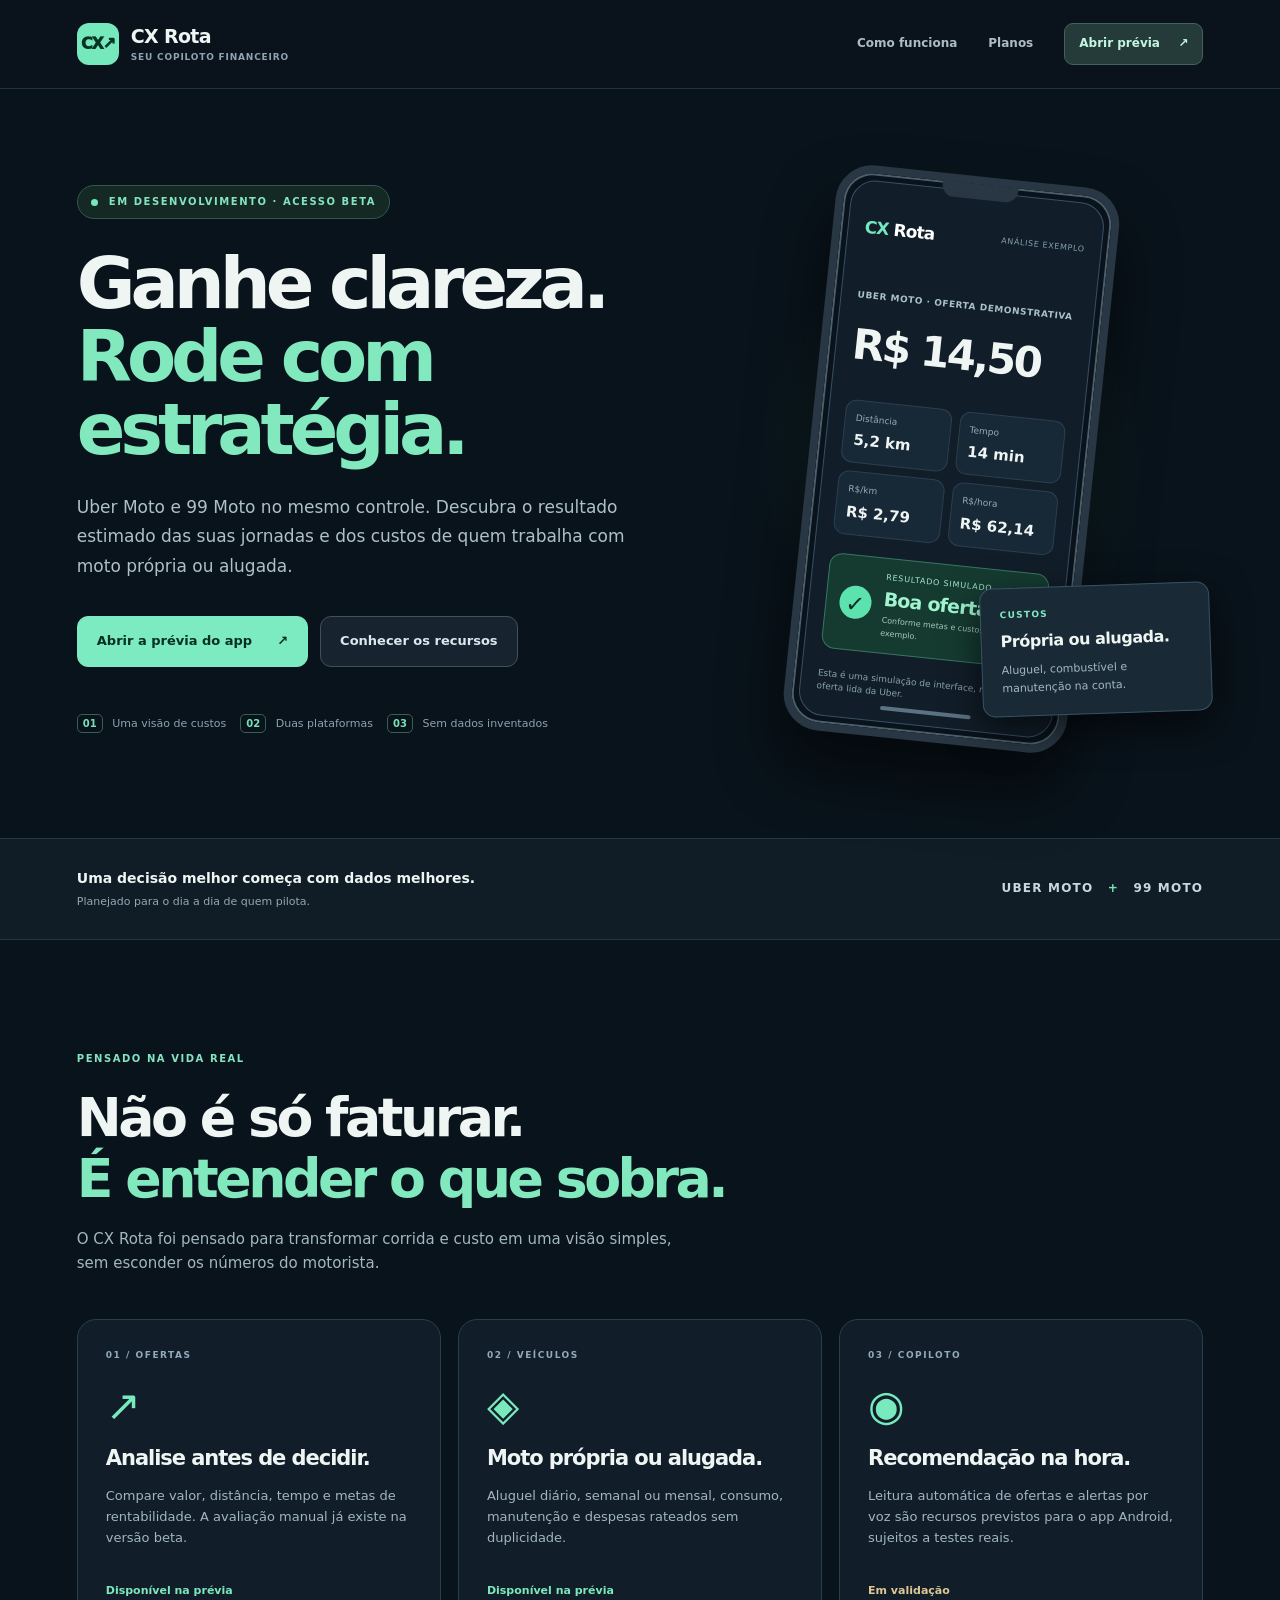
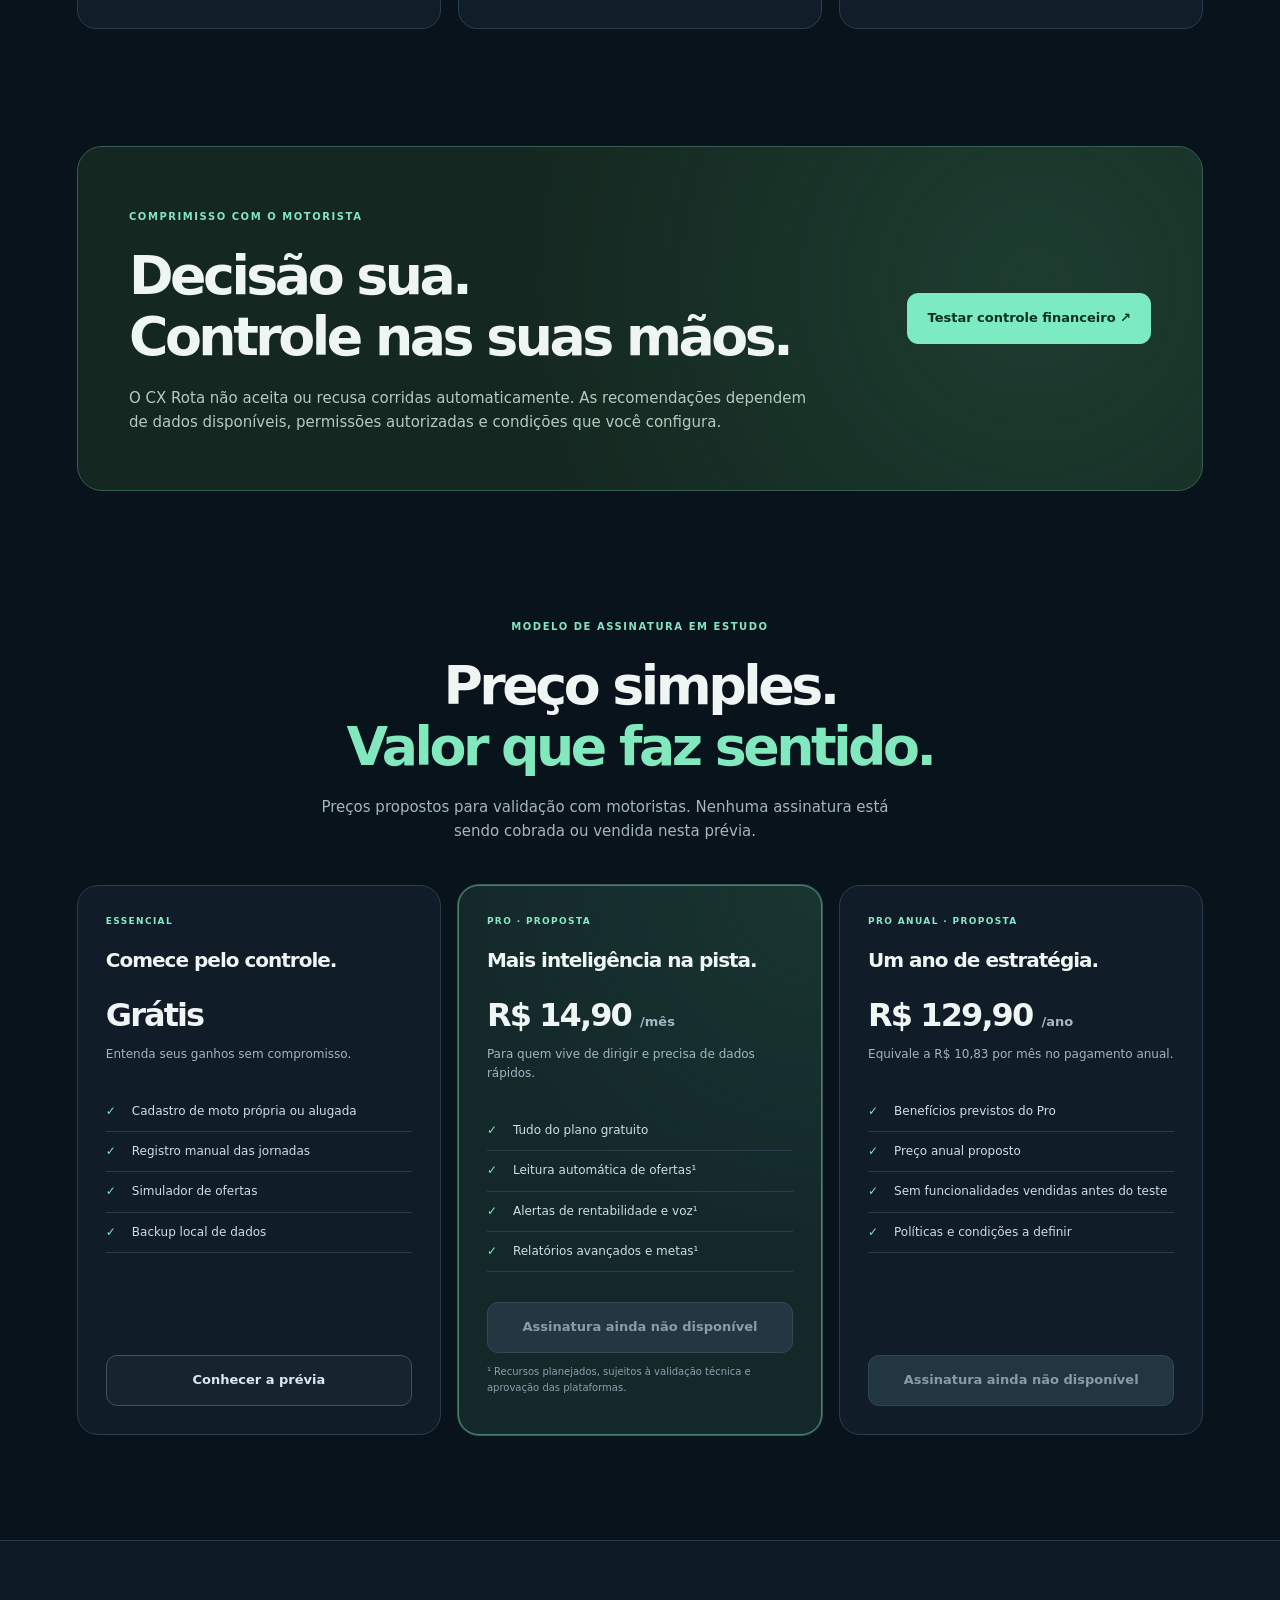
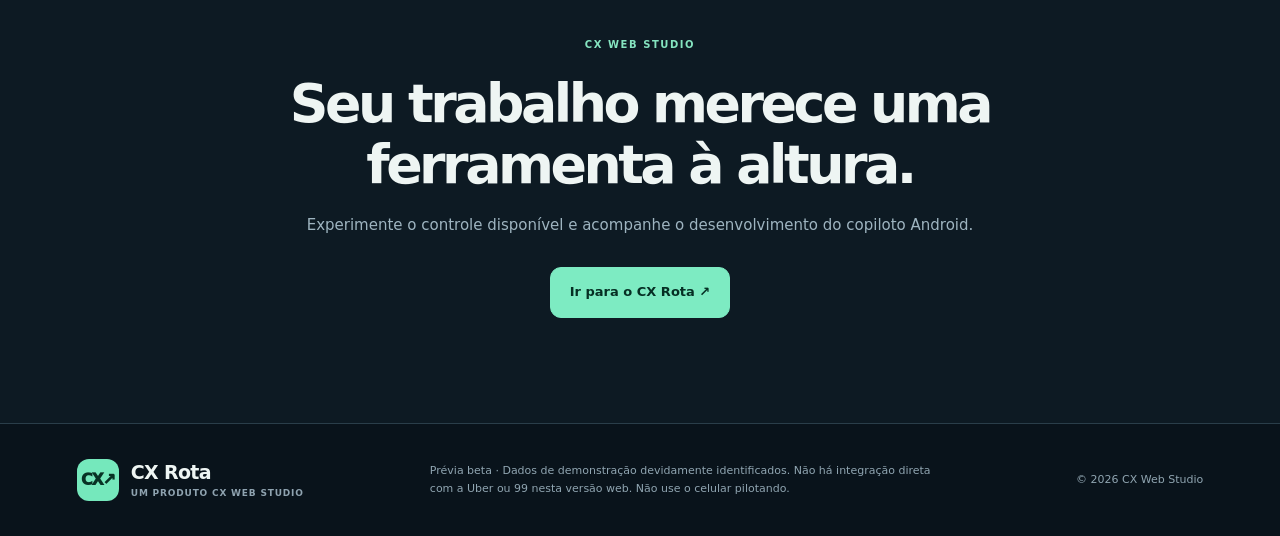
<file: web/index.html>
<!doctype html>
<html lang="pt-BR">
<head>
<meta charset="utf-8"><meta name="viewport" content="width=device-width, initial-scale=1, viewport-fit=cover">
<meta name="theme-color" content="#09131b"><meta name="description" content="CX Rota. Clareza sobre o lucro real de cada dia de trabalho. Prévia beta para Uber Moto e 99 Moto, motos próprias e alugadas.">
<title>CX Rota — Seu resultado em primeiro lugar</title>
<link rel="stylesheet" href="landing.css"><link rel="icon" href="icon.svg" type="image/svg+xml"><link rel="manifest" href="manifest.webmanifest">
</head>
<body>
<header class="header"><a class="logo" href="./index.html" aria-label="CX Rota - Início"><span class="symbol">CX↗</span><span class="wordmark">CX Rota<small>SEU COPILOTO FINANCEIRO</small></span></a><nav class="header-nav"><a href="#como-funciona">Como funciona</a><a href="#planos">Planos</a><a class="header-cta" href="app.html">Abrir prévia <span aria-hidden="true">↗</span></a></nav></header>
<main>
<section class="hero"><div class="hero-copy"><span class="micro"><span class="indicator"></span> EM DESENVOLVIMENTO · ACESSO BETA</span><h1>Ganhe clareza.<br><em>Rode com estratégia.</em></h1><p>Uber Moto e 99 Moto no mesmo controle. Descubra o resultado estimado das suas jornadas e dos custos de quem trabalha com moto própria ou alugada.</p><div class="buttons"><a href="app.html" class="btn primary">Abrir a prévia do app <span>↗</span></a><a href="#como-funciona" class="btn secondary">Conhecer os recursos</a></div><div class="hero-caption"><span class="chip"><b>01</b> Uma visão de custos</span><span class="chip"><b>02</b> Duas plataformas</span><span class="chip"><b>03</b> Sem dados inventados</span></div></div>
<div class="device-area"><div class="glow"></div><div class="device" aria-label="Visualização demonstrativa da análise de uma oferta"><div class="speaker"></div><div class="screen"><div class="screen-top"><div class="screen-brand">CX <b>Rota</b></div><span>ANÁLISE EXEMPLO</span></div><div class="screen-label">UBER MOTO · OFERTA DEMONSTRATIVA</div><div class="fare">R$ 14,50</div><div class="screen-grid"><div><small>Distância</small><b>5,2 km</b></div><div><small>Tempo</small><b>14 min</b></div><div><small>R$/km</small><b>R$ 2,79</b></div><div><small>R$/hora</small><b>R$ 62,14</b></div></div><div class="decision"><span>✓</span><div><small>RESULTADO SIMULADO</small><strong>Boa oferta</strong><p>Conforme metas e custos de exemplo.</p></div></div><div class="screen-note">Esta é uma simulação de interface, não uma oferta lida da Uber.</div><div class="homebar"></div></div></div><div class="float-card"><span class="tiny-mark">CUSTOS</span><strong>Própria ou alugada.</strong><small>Aluguel, combustível e manutenção na conta.</small></div></div></section>
<section class="trust-strip"><div><strong>Uma decisão melhor começa com dados melhores.</strong><span>Planejado para o dia a dia de quem pilota.</span></div><span class="trust-detail">UBER MOTO <span>+</span> 99 MOTO</span></section>
<section class="section" id="como-funciona"><div class="section-heading"><span class="micro-label">PENSADO NA VIDA REAL</span><h2>Não é só faturar.<br><em>É entender o que sobra.</em></h2><p>O CX Rota foi pensado para transformar corrida e custo em uma visão simples, sem esconder os números do motorista.</p></div><div class="benefits"><article class="benefit"><span class="benefit-num">01 / OFERTAS</span><div class="benefit-icon">↗</div><h3>Analise antes de decidir.</h3><p>Compare valor, distância, tempo e metas de rentabilidade. A avaliação manual já existe na versão beta.</p><span class="availability live">Disponível na prévia</span></article><article class="benefit"><span class="benefit-num">02 / VEÍCULOS</span><div class="benefit-icon">◈</div><h3>Moto própria ou alugada.</h3><p>Aluguel diário, semanal ou mensal, consumo, manutenção e despesas rateados sem duplicidade.</p><span class="availability live">Disponível na prévia</span></article><article class="benefit"><span class="benefit-num">03 / COPILOTO</span><div class="benefit-icon">◉</div><h3>Recomendação na hora.</h3><p>Leitura automática de ofertas e alertas por voz são recursos previstos para o app Android, sujeitos a testes reais.</p><span class="availability planned">Em validação</span></article></div></section>
<section class="spotlight"><div><span class="micro-label">COMPRIMISSO COM O MOTORISTA</span><h2>Decisão sua.<br>Controle nas suas mãos.</h2><p>O CX Rota não aceita ou recusa corridas automaticamente. As recomendações dependem de dados disponíveis, permissões autorizadas e condições que você configura.</p></div><a href="app.html" class="btn primary">Testar controle financeiro ↗</a></section>
<section class="section price-section" id="planos"><div class="section-heading center"><span class="micro-label">MODELO DE ASSINATURA EM ESTUDO</span><h2>Preço simples.<br><em>Valor que faz sentido.</em></h2><p>Preços propostos para validação com motoristas. Nenhuma assinatura está sendo cobrada ou vendida nesta prévia.</p></div><div class="plans"><article class="plan"><span class="plan-label">ESSENCIAL</span><h3>Comece pelo controle.</h3><div class="price">Grátis</div><p>Entenda seus ganhos sem compromisso.</p><ul><li>Cadastro de moto própria ou alugada</li><li>Registro manual das jornadas</li><li>Simulador de ofertas</li><li>Backup local de dados</li></ul><a href="app.html" class="btn secondary">Conhecer a prévia</a></article><article class="plan featured"><span class="plan-label">PRO · PROPOSTA</span><h3>Mais inteligência na pista.</h3><div class="price">R$ 14,90 <small>/mês</small></div><p>Para quem vive de dirigir e precisa de dados rápidos.</p><ul><li>Tudo do plano gratuito</li><li>Leitura automática de ofertas¹</li><li>Alertas de rentabilidade e voz¹</li><li>Relatórios avançados e metas¹</li></ul><button class="btn disabled-btn" disabled>Assinatura ainda não disponível</button><p class="footnote">¹ Recursos planejados, sujeitos à validação técnica e aprovação das plataformas.</p></article><article class="plan"><span class="plan-label">PRO ANUAL · PROPOSTA</span><h3>Um ano de estratégia.</h3><div class="price">R$ 129,90 <small>/ano</small></div><p>Equivale a R$ 10,83 por mês no pagamento anual.</p><ul><li>Benefícios previstos do Pro</li><li>Preço anual proposto</li><li>Sem funcionalidades vendidas antes do teste</li><li>Políticas e condições a definir</li></ul><button class="btn disabled-btn" disabled>Assinatura ainda não disponível</button></article></div></section>
<section class="bottom"><span class="micro-label">CX WEB STUDIO</span><h2>Seu trabalho merece uma ferramenta à altura.</h2><p>Experimente o controle disponível e acompanhe o desenvolvimento do copiloto Android.</p><a href="app.html" class="btn primary">Ir para o CX Rota ↗</a></section>
</main><footer><div class="logo"><span class="symbol">CX↗</span><span class="wordmark">CX Rota<small>UM PRODUTO CX WEB STUDIO</small></span></div><p>Prévia beta · Dados de demonstração devidamente identificados. Não há integração direta com a Uber ou 99 nesta versão web. Não use o celular pilotando.</p><span>© 2026 CX Web Studio</span></footer>
</body></html>
</file>
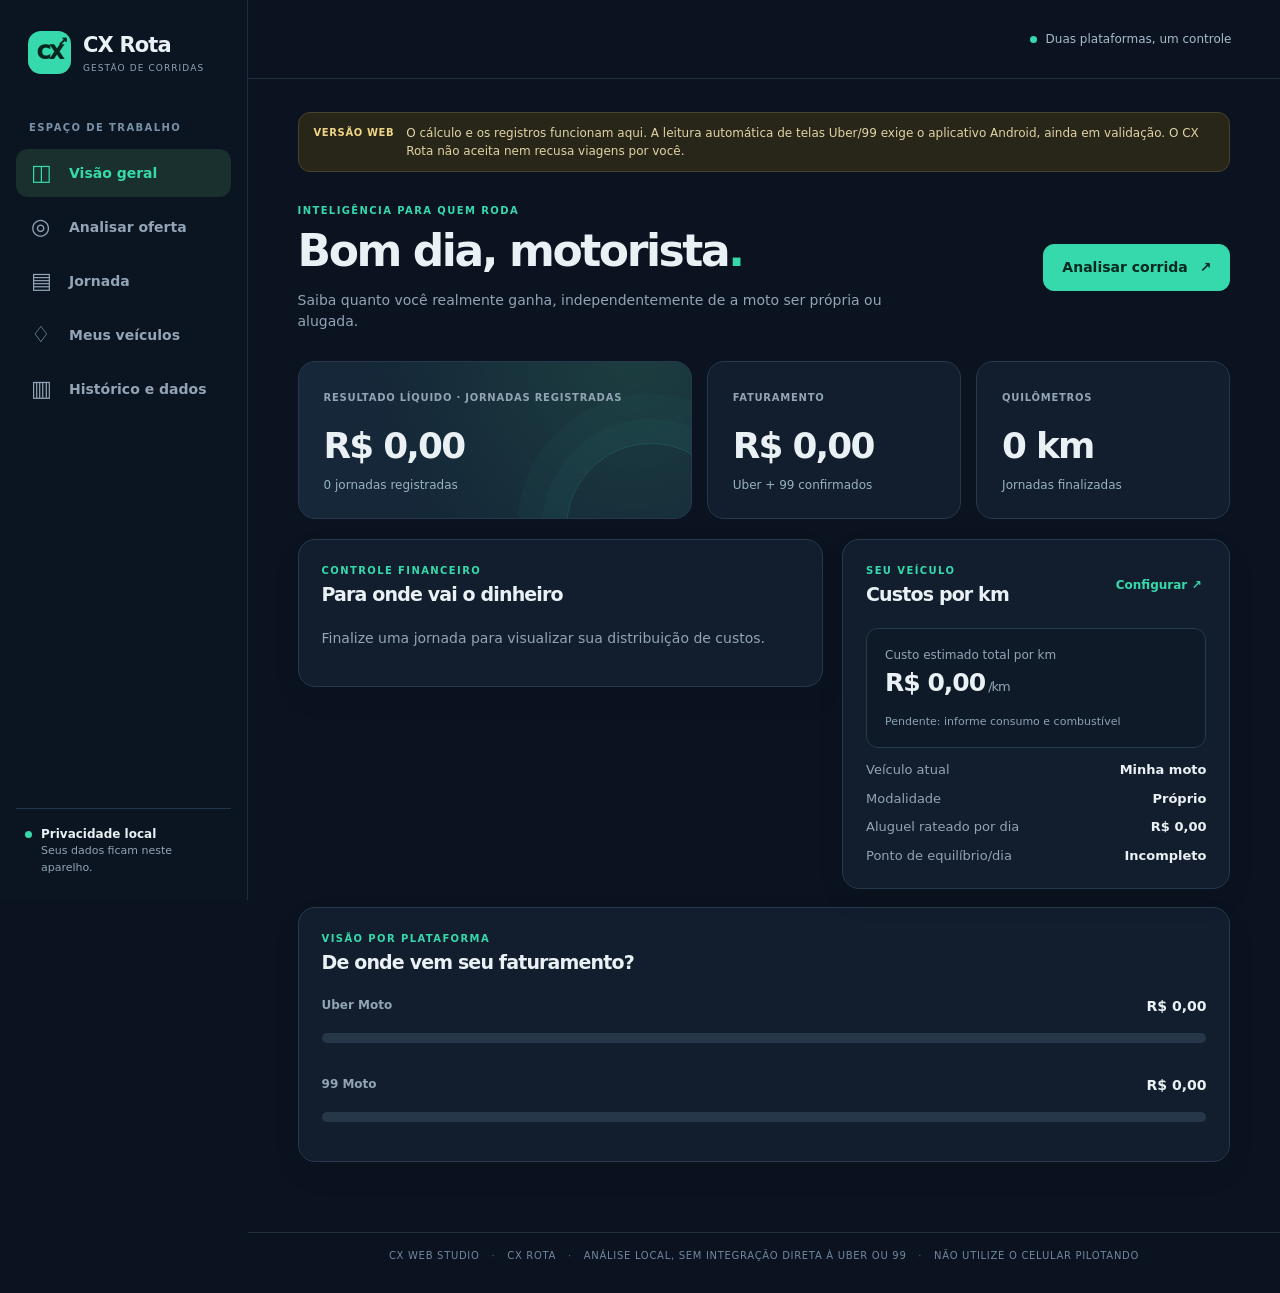
<file: android/demo/index.html>
<!doctype html>
<html lang="pt-BR"><head><meta charset="utf-8"><meta name="viewport" content="width=device-width, initial-scale=1, viewport-fit=cover"><meta name="theme-color" content="#0b1320"><meta name="description" content="CX Rota — análise de ofertas e gestão de rentabilidade para Uber Moto e 99 Moto, com motos próprias e alugadas."><title>CX Rota — Seu negócio na pista</title><style>:root{color-scheme:dark;--bg:#0b1320;--panel:#121e2d;--panel2:#172639;--line:#26384b;--muted:#92a4b5;--text:#eaf1f5;--mint:#36d9ac;--mintdark:#0d352f;--red:#f78b92;--yellow:#e9c47e;--shadow:0 12px 32px #030b140d;font:14px/1.5 Inter,ui-sans-serif,system-ui,-apple-system,BlinkMacSystemFont,"Segoe UI",sans-serif}*{box-sizing:border-box}html{scroll-behavior:smooth}body{margin:0;background:var(--bg);color:var(--text)}button,input,select,textarea{font:inherit}button{cursor:pointer}a{color:inherit}h1,h2,h3,p{margin-top:0}h1{font-size:clamp(29px,4vw,44px);letter-spacing:-.055em;line-height:1.13;font-weight:800;margin:8px 0 14px}h2{font-size:19px;letter-spacing:-.045em;line-height:1.2;margin:0}h3{font-size:15px;letter-spacing:-.02em}.accent-dot{color:var(--mint)}.muted{color:var(--muted)}small{font-size:12px}.shell{display:flex;min-height:100dvh}.sidebar{width:248px;flex:0 0 248px;border-right:1px solid #1d2d3d;display:flex;flex-direction:column;padding:30px 16px 20px;background:#0b1421;position:sticky;top:0;height:100dvh}.identity{display:flex;align-items:center;gap:12px;margin:0 12px 45px}.brandmark{background:#36d9ac;color:#06271f;width:43px;height:43px;border-radius:13px;display:grid;place-items:center;font-weight:950;font-size:19px;letter-spacing:-.08em;position:relative}.brandmark span{font-size:12px;position:absolute;right:5px;top:2px}.identity strong{font-size:21px;letter-spacing:-.04em;display:block}.identity small{display:block;color:var(--muted);font-size:9px;letter-spacing:.12em}.side-caption{margin:0 13px 14px;color:#7891a8;letter-spacing:.14em;font-size:10px;font-weight:800}.nav{display:grid;gap:6px}.nav-btn{display:flex;align-items:center;gap:13px;border:0;text-align:left;background:none;color:var(--muted);font-weight:650;padding:13px 15px;border-radius:12px}.nav-btn span{font-size:22px;width:25px;line-height:1;font-weight:400}.nav-btn:hover,.nav-btn.active{background:#1a302e;color:var(--mint)}.side-footer{margin-top:auto;padding:16px 9px 4px;display:flex;gap:9px;border-top:1px solid #233548}.side-footer b{font-size:12px;display:block}.side-footer small{color:var(--muted);font-size:11px;display:block}.privacy-dot,.green-dot{display:inline-block;background:var(--mint);border-radius:50%;width:7px;height:7px;flex:0 0 auto;margin-top:6px}.main{flex:1;min-width:0}.topbar{height:79px;border-bottom:1px solid #1d2d3d;display:flex;align-items:center;justify-content:flex-end;padding:0 4.7%;gap:20px}.mobile-brand{display:none;align-items:center;gap:11px}.mobile-brand b{font-size:18px}.brandmark.sm{width:34px;height:34px;font-size:16px;border-radius:10px}.brandmark.sm span{font-size:9px}.topbar-status{display:flex;align-items:center;gap:9px;color:#a5bbca;font-size:12px}.topbar-status .green-dot{margin-top:0}.install-btn{background:var(--mintdark);border:1px solid #2a7163;color:var(--mint);padding:7px 12px;border-radius:9px;font-weight:700}.content{max-width:1310px;margin:auto;padding:33px 4.8% 70px}.demo-warning{padding:11px 15px;margin-bottom:31px;border:1px solid #48432e;background:#272619;color:#e1d3a4;border-radius:12px;display:flex;gap:12px;align-items:flex-start;font-size:12px}.demo-warning b{font-size:10px;white-space:nowrap;letter-spacing:.06em;color:#f1d587;margin-top:1px}.page{display:none;animation:arrive .18s ease-out}.page.active{display:block}@keyframes arrive{from{opacity:.6;transform:translateY(4px)}to{opacity:1;transform:translateY(0)}}.page-intro{display:flex;justify-content:space-between;align-items:center;gap:20px;margin-bottom:29px}.page-intro p{color:var(--muted);max-width:610px;margin:0;font-size:14px}.eyebrow{font-size:10px;font-weight:800;letter-spacing:.14em;color:var(--mint)}.button{border:1px solid #315064;background:#25374b;color:#eff9ff;padding:12px 18px;font-weight:800;border-radius:11px;display:inline-flex;align-items:center;justify-content:center;gap:12px;white-space:normal}.button.primary{background:var(--mint);border-color:var(--mint);color:#05281f}.button.primary:hover{background:#56e9bf}.button.subtle{background:#1b2b3e}.button.ghost-danger{color:#ffb3b8;background:#372731;border-color:#603a45}.button.full{width:100%;margin-top:17px}.button-row{display:flex;gap:9px;flex-wrap:wrap;margin:14px 0}.text-button{border:0;background:none;color:var(--mint);font-size:12px;font-weight:750;padding:5px}.metrics-grid{display:grid;grid-template-columns:1.55fr 1fr 1fr;gap:15px;margin-bottom:20px}.metric{background:var(--panel);border:1px solid var(--line);padding:24px 25px;border-radius:17px;min-height:146px;position:relative;overflow:hidden}.metric.wide{background:radial-gradient(circle at 85% 0,#2355487a,transparent 70%),#152738}.metric small{color:var(--muted);font-size:10px;letter-spacing:.075em;font-weight:800}.metric-number{font-size:clamp(24px,2.8vw,36px);font-weight:850;letter-spacing:-.05em;margin:12px 0 4px;font-variant-numeric:tabular-nums}.metric-foot{color:#97b2c1;font-size:12px}.metric-decoration{position:absolute;width:170px;height:170px;border:1px solid #53d6af29;border-radius:50%;right:-45px;bottom:-95px;box-shadow:0 0 0 24px #53d6af08,0 0 0 49px #53d6af08}.two-col{display:grid;grid-template-columns:1.15fr .85fr;gap:19px;align-items:start}.two-col.details{grid-template-columns:1fr .9fr}.panel{background:var(--panel);border:1px solid var(--line);border-radius:17px;padding:23px;margin-bottom:18px;box-shadow:var(--shadow)}.panel.compact{margin-bottom:0}.panel-head{display:flex;align-items:center;justify-content:space-between;gap:12px;margin-bottom:22px}.panel-head .eyebrow{margin-bottom:5px}.label-muted{color:var(--muted);font-size:9px;font-weight:800;letter-spacing:.1em}.divider{height:1px;background:#2b3d50;margin:19px 0}.vehicle-summary{display:grid;gap:12px}.cost-kpi{background:#0e1a28;border:1px solid #253b4c;border-radius:12px;padding:17px 18px}.cost-kpi small{color:var(--muted);display:block}.cost-kpi strong{font-size:25px;letter-spacing:-.04em;font-variant-numeric:tabular-nums}.vehicle-details{display:grid;gap:9px}.itemline{display:flex;justify-content:space-between;align-items:center;gap:12px;font-size:13px}.itemline span{color:var(--muted)}.itemline b{font-variant-numeric:tabular-nums}.bar-wrap{height:10px;border-radius:99px;background:#27374a;overflow:hidden;display:flex;margin:16px 0}.bar-fill{background:var(--mint);height:100%;transition:width .3s}.bar-fill.ninety{background:#87a0f5}.breakdown{display:grid;gap:10px}.breakdown-line{display:grid;grid-template-columns:110px 1fr 94px;align-items:center;gap:12px;font-size:12px}.breakdown-line label{color:var(--muted)}.breakdown-line .track{height:7px;border-radius:99px;background:#27374a;overflow:hidden}.breakdown-line .fill{height:100%;background:var(--mint);border-radius:99px}.breakdown-line strong{text-align:right;font-size:12px}.platform-bars{display:grid;gap:16px}.platform-summary{display:flex;justify-content:space-between}.platform-summary small{color:var(--muted);font-weight:700}.form-grid{display:grid;grid-template-columns:repeat(2,minmax(0,1fr));gap:13px}form label,.panel>label{display:block;color:var(--muted);font-size:12px;font-weight:700;margin:13px 0 0}form label input,form label select,form label textarea,.panel>label select{display:block;width:100%;margin-top:7px;background:#0b1827;color:#edf4fa;border:1px solid #34485d;padding:12px 13px;border-radius:10px;outline:none;min-height:45px;min-width:0}input:focus-visible,select:focus-visible,textarea:focus-visible,button:focus-visible{outline:2px solid var(--mint);outline-offset:2px}select{appearance:auto}.segmented{display:flex;gap:8px;padding:5px;border-radius:13px;border:1px solid #2e4355;background:#0c1826;margin:12px 0 21px}.segmented button{border:0;background:transparent;color:#aebdcd;padding:10px 14px;flex:1;border-radius:9px;font-weight:750}.segmented button.selected{color:var(--mint);background:#1b3d38}.checkline{display:flex;gap:10px;align-items:start!important;margin-top:18px!important;color:#d4e5eb!important}.checkline input{margin:3px 0!important;width:16px!important;min-height:auto!important;accent-color:var(--mint)}.hint{font-size:11px;color:#8ba2b5;margin:12px 0 0}.analysis-result{min-height:260px;border:1px solid #365065;border-radius:15px;background:radial-gradient(circle at right top,#183b3c78,transparent 65%),#0c1927;padding:24px;display:flex;flex-direction:column;justify-content:center}.analysis-result.idle{text-align:center;align-items:center;color:var(--muted)}.analysis-result h3{font-size:25px;margin:5px 0}.analysis-result p{font-size:13px;color:var(--muted);line-height:1.6;max-width:360px;margin:6px 0}.result-symbol{font-size:43px;color:var(--mint);line-height:1.2}.analysis-result.accept{border-color:#2f9c78}.analysis-result.decline{border-color:#a0515b}.analysis-result.review{border-color:#9c7d42}.analysis-result .decision{font-size:34px;font-weight:900;letter-spacing:-.05em}.analysis-result.accept .decision{color:var(--mint)}.analysis-result.decline .decision{color:var(--red)}.analysis-result.review .decision{color:var(--yellow)}.result-metrics{display:grid;grid-template-columns:1fr 1fr;gap:10px;margin:19px 0}.result-metrics>div{padding:12px;background:#142639;border-radius:10px}.result-metrics small{color:var(--muted);display:block}.result-metrics strong{font-size:19px}.subpanel{margin-top:20px;padding:18px;background:#192b3c;border:1px solid #2e4355;border-radius:13px}.subpanel p{font-size:12px;color:var(--muted);margin:7px 0 0}.cost-preview{display:grid;gap:11px}.cost-big{padding:18px;background:radial-gradient(circle at 90% 20%,#1d665244,transparent 60%),#0f1e2c;border:1px solid #315849;border-radius:12px}.cost-big small{display:block;color:var(--muted)}.cost-big strong{display:block;font-size:31px;margin:6px 0}.notice{color:var(--yellow);font-size:11px}.list-row{padding:14px 0;border-top:1px solid #283c50;display:grid;grid-template-columns:1fr auto;gap:11px;align-items:center}.list-row:first-child{border-top:0}.list-row b{display:block}.list-row small{color:var(--muted);display:block;max-width:100%;overflow-wrap:anywhere}.list-row .amount{text-align:right;font-weight:800}.list-row .amount.negative{color:var(--red)}.list-row .amount.positive{color:var(--mint)}.list-row button{border:0;color:#dca3a7;background:transparent;font-size:11px;padding:6px}.empty{border:1px dashed #365064;border-radius:12px;padding:29px;text-align:center;color:var(--muted);font-size:13px}.file-button{cursor:pointer}.footer{padding:15px 4.8% 30px;text-align:center;border-top:1px solid #203041;color:#71889f;font-size:10px;letter-spacing:.07em}.footer span{padding:0 8px;color:#4e687f}.mobile-nav{display:none}.toast{position:fixed;right:24px;bottom:25px;z-index:100;background:#223949;color:white;border:1px solid #44715e;border-radius:12px;padding:13px 20px;box-shadow:0 12px 44px #0008;opacity:0;transform:translateY(14px);pointer-events:none;transition:.2s;max-width:400px}.toast.visible{opacity:1;transform:none}
@media(max-width:1140px){.sidebar{width:210px;flex-basis:210px}.metrics-grid{grid-template-columns:1.2fr 1fr 1fr}.content{padding:28px 3% 65px}.panel{padding:19px}.metric{padding:21px}.two-col{gap:13px}}@media(max-width:870px){.sidebar{display:none}.topbar{justify-content:space-between;padding:0 21px;height:66px}.mobile-brand{display:flex}.topbar-status{margin-left:auto}.content{padding:20px 17px 92px}.page-intro{align-items:start}.metrics-grid{grid-template-columns:repeat(2,minmax(0,1fr))}.metric.wide{grid-column:span 2}.two-col,.two-col.details{grid-template-columns:1fr}.footer{display:none}.mobile-nav{position:fixed;display:flex;z-index:40;bottom:0;left:0;right:0;background:#101d2b;border-top:1px solid #314254;justify-content:space-around;padding:6px 3px max(7px,env(safe-area-inset-bottom));box-shadow:0 -7px 30px #0005}.mobile-nav button{color:#8fa5b8;background:transparent;border:0;display:flex;flex-direction:column;align-items:center;gap:0;flex:1;min-width:0;padding:4px 0}.mobile-nav button span{font-size:24px;line-height:1.25}.mobile-nav button small{font-size:9px}.mobile-nav button.active{color:var(--mint)}.toast{bottom:84px;left:15px;right:15px;max-width:none}}@media(max-width:500px){.page-intro{display:block}.page-intro .button{margin-top:20px}.page-intro p{font-size:13px}.metric{min-height:120px;padding:17px}.metric small{font-size:9px}.metric-number{font-size:25px}.panel{padding:18px 16px}.form-grid{grid-template-columns:1fr 1fr;gap:11px}.form-grid label{font-size:11px}.form-grid label input{padding:10px;font-size:15px}.demo-warning{display:block}.demo-warning b{display:block;margin-bottom:3px}.topbar-status{display:none}.cost-big strong{font-size:28px}}

.storage-notice{margin-top:9px;padding-top:7px;border-top:1px solid #655e39;color:#f2d69b;font-size:12px}
</style></head>
<body>
<div class="shell">
  <aside class="sidebar">
    <div class="identity"><div class="brandmark">CX<span>↗</span></div><div><strong>CX Rota</strong><small>GESTÃO DE CORRIDAS</small></div></div>
    <div class="side-caption">ESPAÇO DE TRABALHO</div>
    <nav class="nav" aria-label="Navegação principal">
      <button class="nav-btn active" data-page="dashboard"><span>◫</span> Visão geral</button>
      <button class="nav-btn" data-page="offers"><span>◎</span> Analisar oferta</button>
      <button class="nav-btn" data-page="sessions"><span>▤</span> Jornada</button>
      <button class="nav-btn" data-page="vehicles"><span>♢</span> Meus veículos</button>
      <button class="nav-btn" data-page="reports"><span>▥</span> Histórico e dados</button>
    </nav>
    <div class="side-footer"><div class="privacy-dot"></div><div><b>Privacidade local</b><small>Seus dados ficam neste aparelho.</small></div></div>
  </aside>
  <main class="main">
    <header class="topbar"><div class="mobile-brand"><div class="brandmark sm">CX<span>↗</span></div><b>CX Rota</b></div><div class="topbar-status"><span class="green-dot"></span> Duas plataformas, um controle</div><button class="install-btn" id="installBtn" hidden>Instalar</button></header>
    <div class="content">
      <div class="demo-warning" role="note"><b>VERSÃO WEB</b><span>O cálculo e os registros funcionam aqui. A leitura automática de telas Uber/99 exige o aplicativo Android, ainda em validação. O CX Rota não aceita nem recusa viagens por você.</span></div>
      <section id="dashboard" class="page active" aria-label="Visão geral">
        <div class="page-intro"><div><div class="eyebrow">INTELIGÊNCIA PARA QUEM RODA</div><h1>Bom dia, motorista<span class="accent-dot">.</span></h1><p>Saiba quanto você realmente ganha, independentemente de a moto ser própria ou alugada.</p></div><button class="button primary" data-goto="offers">Analisar corrida <span>↗</span></button></div>
        <div class="metrics-grid"><div class="metric wide"><small>RESULTADO LÍQUIDO · JORNADAS REGISTRADAS</small><div class="metric-number" id="metricNet">R$ 0,00</div><div class="metric-foot" id="metricSessions">Nenhuma jornada finalizada</div><div class="metric-decoration"></div></div><div class="metric"><small>FATURAMENTO</small><div class="metric-number" id="metricGross">R$ 0,00</div><div class="metric-foot">Uber + 99 confirmados</div></div><div class="metric"><small>QUILÔMETROS</small><div class="metric-number" id="metricKm">0 km</div><div class="metric-foot">Jornadas finalizadas</div></div></div>
        <div class="two-col"><article class="panel"><div class="panel-head"><div><div class="eyebrow">CONTROLE FINANCEIRO</div><h2>Para onde vai o dinheiro</h2></div></div><div class="breakdown" id="breakdown"><p class="muted">Finalize uma jornada para visualizar sua distribuição de custos.</p></div></article><article class="panel"><div class="panel-head"><div><div class="eyebrow">SEU VEÍCULO</div><h2>Custos por km</h2></div><button class="text-button" data-goto="vehicles">Configurar ↗</button></div><div id="vehicleSummary" class="vehicle-summary"></div></article></div>
        <article class="panel compact"><div class="panel-head"><div><div class="eyebrow">VISÃO POR PLATAFORMA</div><h2>De onde vem seu faturamento?</h2></div></div><div class="platform-bars" id="platformBars"></div></article>
      </section>
      <section id="offers" class="page" aria-label="Analisar oferta"><div class="page-intro"><div><div class="eyebrow">AVALIAÇÃO INSTANTÂNEA</div><h1>Vale a corrida<span class="accent-dot">?</span></h1><p>Compare valor, quilômetros, tempo e custos reais antes de decidir.</p></div></div><div class="two-col details"><article class="panel"><div class="panel-head"><h2>Nova oferta</h2><span class="label-muted">SIMULADOR MANUAL</span></div><div class="segmented" role="group" aria-label="Plataforma"><button id="offerUber" class="selected" type="button">Uber Moto</button><button id="offer99" type="button">99 Moto</button></div><form id="offerForm"><div class="form-grid"><label>Valor oferecido (R$)<input id="offerFare" inputmode="decimal" placeholder="Ex.: 14,50" required></label><label>Distância total (km)<input id="offerKm" inputmode="decimal" placeholder="Ex.: 5,2" required></label><label>Tempo total (min)<input id="offerMinutes" inputmode="decimal" placeholder="Ex.: 14" required></label></div><label class="checkline"><input id="offerPickup" type="checkbox"> Distância e tempo incluem o trajeto até o embarque</label><button class="button primary full" type="submit">Calcular rentabilidade ↗</button></form><p class="hint">Se a distância até o passageiro não estiver incluída, a recomendação será “Conferir”. Use o valor que o aplicativo oferece ao motorista, evitando descontar taxas da plataforma duas vezes.</p></article><article class="panel"><div class="panel-head"><h2>Diagnóstico da oferta</h2><span class="label-muted">COM SUAS METAS</span></div><div id="offerResult" class="analysis-result idle"><div class="result-symbol">◎</div><h3>Aguardando oferta</h3><p>Preencha os dados ao lado para ver a análise detalhada.</p></div></article></div></section>
      <section id="sessions" class="page" aria-label="Minha jornada"><div class="page-intro"><div><div class="eyebrow">SEU EXPEDIENTE</div><h1>Fechamento de jornada<span class="accent-dot">.</span></h1><p>Separe corridas aceitas de ganhos efetivamente recebidos. Registre o resultado de cada dia.</p></div></div><div class="two-col details"><article class="panel"><div class="panel-head"><h2>Registrar jornada</h2><span class="label-muted">DADOS CONFIRMADOS</span></div><form id="sessionForm"><div class="form-grid"><label>Data<input type="date" id="sessionDate" required></label><label>Odômetro inicial<input id="sessionStart" inputmode="decimal" placeholder="Ex.: 35179" required></label><label>Odômetro final<input id="sessionEnd" inputmode="decimal" placeholder="Ex.: 35215" required></label><label>Horas trabalhadas<input id="sessionHours" inputmode="decimal" placeholder="Ex.: 4,5"></label><label>Recebido na Uber (R$)<input id="sessionUber" inputmode="decimal" placeholder="Ex.: 85,00"></label><label>Recebido na 99 (R$)<input id="session99" inputmode="decimal" placeholder="Ex.: 72,00"></label><label>Combustível pago (R$)<input id="sessionFuel" inputmode="decimal" placeholder="Informativo"></label><label>Extras do dia (R$)<input id="sessionExtras" inputmode="decimal" placeholder="Pedágio, estacionamento..."></label></div><label>Observações (opcional)<textarea id="sessionNotes" rows="2" maxlength="200" placeholder="Anotações da jornada"></textarea></label><p class="hint">Combustível pago é movimento de caixa. O custo de uso é estimado por consumo × km rodados, para não descontar duas vezes o abastecimento.</p><button class="button primary full" type="submit">Salvar fechamento da jornada ↗</button></form></article><article class="panel"><div class="panel-head"><h2>Projeção do fechamento</h2><span class="label-muted">ATUALIZA EM TEMPO REAL</span></div><div id="sessionPreview" class="analysis-result idle"><h3>Preencha a jornada</h3><p>O resultado estimado aparecerá aqui.</p></div><div class="subpanel"><h3>Antes de registrar</h3><p>Confira se o odômetro final é maior ou igual ao inicial. O aluguel é descontado uma vez por dia trabalhado, não em cada oferta.</p></div></article></div></section>
      <section id="vehicles" class="page" aria-label="Configuração de veículo"><div class="page-intro"><div><div class="eyebrow">PERFIL DE CUSTOS</div><h1>Moto própria ou alugada<span class="accent-dot">.</span></h1><p>Configure quanto sua moto realmente custa para trabalhar. Cada veículo tem sua própria ficha.</p></div></div><div class="two-col details"><article class="panel"><div class="panel-head"><h2>Veículo ativo</h2><span class="label-muted">CONFIGURAÇÃO</span></div><label>Selecionar veículo<select id="vehicleSelect"></select></label><div class="button-row"><button id="newVehicle" class="button subtle" type="button">+ Adicionar veículo</button><button id="deleteVehicle" class="button ghost-danger" type="button">Excluir veículo</button></div><form id="vehicleForm"><label>Apelido da moto<input id="vehicleName" maxlength="45" required placeholder="Ex.: Minha moto de trabalho"></label><div class="segmented" role="group" aria-label="Tipo de posse"><button id="typeOwn" type="button">Moto própria</button><button id="typeRent" type="button">Moto alugada</button></div><div id="rentFields"><div class="form-grid"><label>Valor do aluguel (R$)<input id="rentValue" inputmode="decimal"></label><label>Período do aluguel<select id="rentPeriod"><option value="daily">Por dia</option><option value="weekly">Por semana</option><option value="monthly">Por mês</option></select></label><label>Dias trabalhados por semana<input id="daysWeek" type="number" min="1" max="7"></label><label>Dias trabalhados por mês<input id="daysMonth" type="number" min="1" max="31"></label></div></div><div class="form-grid"><label>Combustível (R$/litro)<input id="fuelPrice" inputmode="decimal" placeholder="Preço no posto"></label><label>Consumo médio (km/l)<input id="kmPerLiter" inputmode="decimal" placeholder="Consumo da moto"></label><label>Manutenção (R$/km)<input id="maintPerKm" inputmode="decimal" placeholder="Reserva por km"></label><label>Outros fixos (R$/dia)<input id="otherDaily" inputmode="decimal" placeholder="Ex.: financiamento rateado"></label><label>Meta de km por dia<input id="plannedDailyKm" inputmode="decimal" placeholder="Ex.: 150"></label></div><div class="divider"></div><h3>Minhas metas de aceitação</h3><div class="form-grid"><label>Mínimo desejado (R$/km)<input id="goalKm" inputmode="decimal" required></label><label>Mínimo desejado (R$/hora)<input id="goalHour" inputmode="decimal" required></label></div><button class="button primary full" type="submit">Salvar veículo e metas ↗</button></form></article><article class="panel"><div class="panel-head"><h2>Raio-X dos custos</h2><span class="label-muted">PROJEÇÃO</span></div><div id="costPreview" class="cost-preview"></div><div class="subpanel"><b>Importante para motos alugadas</b><p>Aluguel semanal e mensal são divididos pelos dias planejados de trabalho, para estimar a meta por dia. Mesmo em um dia sem corrida, a locação continua sendo obrigação financeira — acompanhe o calendário do contrato.</p></div></article></div></section>
      <section id="reports" class="page" aria-label="Histórico e dados"><div class="page-intro"><div><div class="eyebrow">REGISTROS E PRIVACIDADE</div><h1>Seu histórico<span class="accent-dot">.</span></h1><p>Analise resultados anteriores, exporte dados e preserve uma cópia de segurança.</p></div></div><div class="panel"><div class="panel-head"><h2>Jornadas registradas</h2><button id="exportSessions" class="text-button">Exportar CSV ↗</button></div><div id="sessionHistory"></div></div><div class="panel"><div class="panel-head"><h2>Ofertas avaliadas</h2><button id="exportOffers" class="text-button">Exportar CSV ↗</button></div><div id="offerHistory"></div></div><div class="panel"><div class="panel-head"><h2>Proteção dos seus dados</h2></div><p class="muted">O CX Rota não tem login ou sincronização em nuvem nesta versão. Não temos acesso aos seus registros: eles permanecem neste navegador. Faça uma cópia JSON antes de trocar de aparelho ou apagar os dados do navegador.</p><div class="button-row"><button class="button subtle" id="exportBackup">Baixar backup JSON</button><label class="button subtle file-button">Restaurar backup JSON<input id="importBackup" type="file" accept="application/json,.json" hidden></label><button class="button ghost-danger" id="wipeData">Apagar dados locais</button></div></div></section>
    </div>
    <footer class="footer">CX WEB STUDIO <span>·</span> CX ROTA <span>·</span> ANÁLISE LOCAL, SEM INTEGRAÇÃO DIRETA À UBER OU 99 <span>·</span> NÃO UTILIZE O CELULAR PILOTANDO</footer>
  </main>
  <nav class="mobile-nav" aria-label="Navegação mobile"><button data-page="dashboard" class="active"><span>◫</span><small>Início</small></button><button data-page="offers"><span>◎</span><small>Ofertas</small></button><button data-page="sessions"><span>▤</span><small>Jornada</small></button><button data-page="vehicles"><span>♢</span><small>Moto</small></button><button data-page="reports"><span>▥</span><small>Histórico</small></button></nav>
  <div id="toast" class="toast" role="status" aria-live="polite"></div>
</div><script>/* CX Rota • regras matemáticas independentes de interface e contas externas. */
(function(root, factory){const api=factory();if(typeof module==='object'&&module.exports)module.exports=api;root.CXRotaCore=api;})(typeof globalThis!=='undefined'?globalThis:this,function(){
'use strict';
const finite=x=>typeof x==='number'&&Number.isFinite(x);
const nonnegative=x=>finite(x)&&x>=0;
const num=(x,fallback=NaN)=>{if(typeof x==='number')return Number.isFinite(x)?x:fallback;if(x===undefined||x===null||String(x).trim()==='')return fallback;let s=String(x).trim().replace(/\s/g,'').replace(/^R\$/,'');if(s.includes(','))s=s.replace(/\./g,'').replace(',','.');else if(/^\d{1,3}(?:\.\d{3})+$/.test(s))s=s.replace(/\./g,'');let n=Number(s);return Number.isFinite(n)?n:fallback};
const money=n=>Number.isFinite(n)?new Intl.NumberFormat('pt-BR',{style:'currency',currency:'BRL'}).format(n):'—';
const number=n=>Number.isFinite(n)?new Intl.NumberFormat('pt-BR',{maximumFractionDigits:2}).format(n):'—';
function validateVehicle(v){
 if(!v || !['own','rented'].includes(v.type))return 'Selecione moto própria ou alugada.';
 if(!['daily','weekly','monthly'].includes(v.period))return 'Informe a periodicidade do aluguel.';
 for(let k of ['rent','fuelPrice','kmPerLiter','maintenance','otherDaily','plannedDailyKm'])if(!nonnegative(v[k]))return 'Confira o valor: '+k;
 if(!Number.isInteger(v.workDaysWeek)||v.workDaysWeek<1||v.workDaysWeek>7)return 'Dias de trabalho por semana devem estar entre 1 e 7.';
 if(!Number.isInteger(v.workDaysMonth)||v.workDaysMonth<1||v.workDaysMonth>31)return 'Dias de trabalho por mês devem estar entre 1 e 31.';
 if(!v.plannedDailyKm)return 'Informe os quilômetros planejados por dia.';
 if(v.type==='rented' && v.rent<=0)return 'Informe o valor do aluguel.';
 return '';
}
function model(v){
 const error=validateVehicle(v);if(error)throw Error(error);
 const rentalDaily=v.type==='rented'?(v.period==='daily'?v.rent:v.period==='weekly'?v.rent/v.workDaysWeek:v.rent/v.workDaysMonth):0;
 const fuelConfigured=v.fuelPrice>0&&v.kmPerLiter>0;
 const fuelPerKm=fuelConfigured?v.fuelPrice/v.kmPerLiter:0;
 const variablePerKm=fuelPerKm+v.maintenance;
 const fixedDaily=rentalDaily+v.otherDaily;
 const costPerKm=variablePerKm+fixedDaily/v.plannedDailyKm;
 return {rentalDaily,fuelPerKm,variablePerKm,fixedDaily,costPerKm,breakEven:fixedDaily+variablePerKm*v.plannedDailyKm,complete:fuelConfigured};
}
function evaluate(o,v,goals){
 const fare=num(o.fare),km=num(o.km),mins=num(o.minutes);
 const kmMin=num(goals.minKm),hourMin=num(goals.minHour);
 if(!finite(fare)||fare<=0||!finite(km)||km<=0||!finite(mins)||mins<=0||!finite(kmMin)||kmMin<=0||!finite(hourMin)||hourMin<=0) return {state:'missing',reason:'Informe valor, distância, tempo e metas positivos.'};
 let m;try{m=model(v)}catch(e){return {state:'missing',reason:e.message}};
 const perKm=fare/km,perHour=fare*60/mins,variableMargin=fare-km*m.variablePerKm,fullNet=fare-km*m.costPerKm;
 let state='review',reason='Uma das metas ainda não foi atingida.';
 if(!o.pickup){reason='O deslocamento até o embarque não foi confirmado.';}
 else if(!m.complete){reason='Complete o preço do combustível e a autonomia da moto.';}
 else if(fullNet<=0){state='decline';reason='O valor não cobre o custo total rateado estimado.';}
 else if(perKm>=kmMin&&perHour>=hourMin){state='accept';reason='A oferta atende às metas e cobre os custos estimados.';}
 else if(perKm<kmMin&&perHour<hourMin){state='decline';reason='A oferta está abaixo das duas metas.';}
 return {state,reason,perKm,perHour,variableMargin,fullNet,fare,km,minutes:mins,costPerKm:m.costPerKm,complete:m.complete};
}
function session(s,v){
 let m=model(v),start=num(s.start),end=num(s.end),uber=num(s.uber,0),ninety=num(s.ninety,0),extras=num(s.extras,0),fuelPaid=num(s.fuelPaid,0),hours=num(s.hours,0);
 if(!nonnegative(start)||!nonnegative(end)||end<start||![uber,ninety,extras,fuelPaid,hours].every(nonnegative))throw Error('Confira o odômetro, horas, ganhos e despesas.');
 const km=end-start,gross=uber+ninety,consumptionFuel=km*m.fuelPerKm,maintenance=km*v.maintenance;
 const fixed=m.fixedDaily,expenses=consumptionFuel+maintenance+fixed+extras;
 const net=gross-expenses;
 return {km,gross,uber,ninety,extras,fuelPaid,consumptionFuel,maintenance,rental:m.rentalDaily,otherFixed:v.otherDaily,expenses,net,hours,perHour:hours?gross/hours:null,netHour:hours?net/hours:null,perKm:km?gross/km:null,complete:m.complete};
}
function limitRecords(records,max){return Array.isArray(records)?records.slice(-max):[]}
return {num,money,number,validateVehicle,model,evaluate,session,limitRecords};
});
</script><script>(()=>{
'use strict';
const C=window.CXRotaCore,$=id=>document.getElementById(id);
const STORAGE='cxrota-web-v2';
const starterVehicle=()=>({id:'v-'+Date.now(),name:'Minha moto',type:'own',period:'weekly',rent:0,workDaysWeek:6,workDaysMonth:26,fuelPrice:0,kmPerLiter:0,maintenance:0,otherDaily:0,plannedDailyKm:150});
const defaults=()=>({version:2,vehicles:[starterVehicle()],activeVehicle:null,goals:{minKm:1.8,minHour:35},offers:[],sessions:[]});
let db;
try{const raw=localStorage.getItem(STORAGE);db=raw?JSON.parse(raw):defaults();}catch(e){db=defaults();}
if(!db||!Array.isArray(db.vehicles)||!Array.isArray(db.offers)||!Array.isArray(db.sessions)||!db.goals)db=defaults();
if(!db.vehicles.length)db.vehicles=[starterVehicle()];
if(!db.vehicles.some(v=>v.id===db.activeVehicle))db.activeVehicle=db.vehicles[0].id;
let offerPlatform='Uber Moto',vehicleType='own',installEvent=null,toastTimer=null;
let warnedStorage=false;
function save(){try{localStorage.setItem(STORAGE,JSON.stringify(db));}catch(e){
 if(!warnedStorage){warnedStorage=true;const notice=document.createElement('div');notice.className='storage-notice';notice.textContent='Seu navegador bloqueou o armazenamento local. Use o backup JSON antes de fechar esta página.';document.querySelector('.demo-warning').appendChild(notice);}
}}
function toast(msg){const el=$('toast');el.textContent=msg;el.classList.add('visible');clearTimeout(toastTimer);toastTimer=setTimeout(()=>el.classList.remove('visible'),3500);}
const elEsc=s=>String(s??'').replace(/[&<>"']/g,x=>({'&':'&amp;','<':'&lt;','>':'&gt;','"':'&quot;',"'":'&#39;'}[x]));
const today=()=>{const d=new Date();d.setMinutes(d.getMinutes()-d.getTimezoneOffset());return d.toISOString().slice(0,10);};
const amount=id=>C.num($(id).value,NaN);
const optional=(id,fallback=0)=>$(id).value.trim()===''?fallback:amount(id);
const active=()=>db.vehicles.find(v=>v.id===db.activeVehicle)||db.vehicles[0];
const key=()=>Date.now().toString(36)+'-'+Math.random().toString(36).slice(2,9);
function page(name){document.querySelectorAll('.page').forEach(e=>e.classList.toggle('active',e.id===name));document.querySelectorAll('[data-page]').forEach(e=>e.classList.toggle('active',e.dataset.page===name));window.scrollTo({top:0,behavior:'smooth'});if(name==='dashboard')renderDashboard();if(name==='reports')renderReports();if(name==='vehicles')renderVehicleForm();if(name==='sessions')forecastSession();}
for(const b of document.querySelectorAll('[data-page]'))b.addEventListener('click',()=>page(b.dataset.page));
for(const b of document.querySelectorAll('[data-goto]'))b.addEventListener('click',()=>page(b.dataset.goto));
function displayMoney(v){return C.money(v||0)}
function formatMetric(v){return C.number(v||0)}
function renderDashboard(){
 let all=db.sessions;
 let total=all.reduce((a,s)=>{a.gross+=s.calculated.gross;a.net+=s.calculated.net;a.km+=s.calculated.km;a.uber+=s.calculated.uber;a.ninety+=s.calculated.ninety;a.fuel+=s.calculated.consumptionFuel;a.maintenance+=s.calculated.maintenance;a.rent+=s.calculated.rental;a.fixed+=s.calculated.otherFixed;a.extras+=s.calculated.extras;return a},{gross:0,net:0,km:0,uber:0,ninety:0,fuel:0,maintenance:0,rent:0,fixed:0,extras:0});
 $('metricGross').textContent=displayMoney(total.gross);$('metricNet').textContent=displayMoney(total.net);$('metricKm').textContent=formatMetric(total.km)+' km';$('metricSessions').textContent=all.length+' jornada'+(all.length===1?'':'s')+' registrada'+(all.length===1?'':'s');
 const groups=[['Combustível',total.fuel],['Manutenção',total.maintenance],['Aluguel',total.rent],['Outros fixos',total.fixed],['Extras',total.extras]];
 $('breakdown').innerHTML=all.length?groups.map(([n,v])=>`<div class="breakdown-line"><label>${n}</label><div class="track"><div class="fill" style="width:${Math.max(0,Math.min(100,100*v/Math.max(1,total.gross)))}%"></div></div><strong>${displayMoney(v)}</strong></div>`).join('')+'<div class="divider"></div><div class="itemline"><span>Total de custos</span><b>'+displayMoney(total.gross-total.net)+'</b></div>':'<p class="muted">Finalize uma jornada para visualizar sua distribuição de custos.</p>';
 const totalPlatform=total.uber+total.ninety;
 $('platformBars').innerHTML=[['Uber Moto',total.uber,''],['99 Moto',total.ninety,'ninety']].map(([name,v,cls])=>`<div><div class="platform-summary"><small>${name}</small><b>${displayMoney(v)}</b></div><div class="bar-wrap"><div class="bar-fill ${cls}" style="width:${totalPlatform?Math.min(100,100*v/totalPlatform):0}%"></div></div></div>`).join('');
 const v=active();const m=C.model(v);
 $('vehicleSummary').innerHTML=`<div class="cost-kpi"><small>Custo estimado total por km</small><strong>${C.money(m.costPerKm)}<span style="font-size:13px;color:var(--muted);font-weight:500"> /km</span></strong><div class="hint">${m.complete?'Combustível e custos rateados':'Pendente: informe consumo e combustível'}</div></div><div class="vehicle-details"><div class="itemline"><span>Veículo atual</span><b>${elEsc(v.name)}</b></div><div class="itemline"><span>Modalidade</span><b>${v.type==='rented'?'Alugado':'Próprio'}</b></div><div class="itemline"><span>Aluguel rateado por dia</span><b>${C.money(m.rentalDaily)}</b></div><div class="itemline"><span>Ponto de equilíbrio/dia</span><b>${m.complete?C.money(m.breakEven):'Incompleto'}</b></div></div>`;
}
function offerTabs(){$('offerUber').classList.toggle('selected',offerPlatform==='Uber Moto');$('offer99').classList.toggle('selected',offerPlatform==='99 Moto');}
$('offerUber').onclick=()=>{offerPlatform='Uber Moto';offerTabs();};$('offer99').onclick=()=>{offerPlatform='99 Moto';offerTabs();};
$('offerForm').addEventListener('submit',e=>{e.preventDefault();const o={platform:offerPlatform,fare:amount('offerFare'),km:amount('offerKm'),minutes:amount('offerMinutes'),pickup:$('offerPickup').checked};const r=C.evaluate(o,active(),db.goals);let markup='';
 if(r.state==='missing'){$('offerResult').className='analysis-result review';$('offerResult').innerHTML='<h3>Confira os dados</h3><p>'+elEsc(r.reason)+'</p>';return;}
 const label={accept:'ACEITAR',decline:'RECUSAR',review:'CONFERIR'}[r.state];
 markup=`<div class="eyebrow">${elEsc(o.platform)} · RECOMENDAÇÃO</div><div class="decision">${label}</div><p>${elEsc(r.reason)}</p><div class="result-metrics"><div><small>Ganho bruto/km</small><strong>${C.money(r.perKm)}</strong></div><div><small>Ganho bruto/hora</small><strong>${C.money(r.perHour)}</strong></div><div><small>Margem variável</small><strong>${C.money(r.variableMargin)}</strong></div><div><small>Margem rateada</small><strong>${r.complete?C.money(r.fullNet):'Incompleta'}</strong></div></div><div class="hint">Estimativa com ${C.money(r.costPerKm)}/km de custo rateado. Aluguel não é custo incremental da corrida. Confira sempre a oferta original.</div>`;
 $('offerResult').className='analysis-result '+r.state;$('offerResult').innerHTML=markup;
 db.offers.push({id:key(),timestamp:new Date().toISOString(),vehicleName:active().name,platform:offerPlatform,fare:o.fare,km:o.km,minutes:o.minutes,pickup:o.pickup,result:{state:r.state,perKm:r.perKm,perHour:r.perHour,fullNet:r.fullNet,complete:r.complete}});
 db.offers=C.limitRecords(db.offers,600);save();toast('Oferta avaliada e registrada como simulação.');
});
function readSession(){return {date:$('sessionDate').value,start:amount('sessionStart'),end:amount('sessionEnd'),uber:optional('sessionUber'),ninety:optional('session99'),hours:optional('sessionHours'),fuelPaid:optional('sessionFuel'),extras:optional('sessionExtras'),notes:$('sessionNotes').value.trim()};}
function forecastSession(){
 let r;try{const s=readSession();if(!s.date)throw Error('Selecione a data.');r=C.session(s,active());}catch(e){$('sessionPreview').className='analysis-result idle';$('sessionPreview').innerHTML='<h3>Preencha a jornada</h3><p>'+elEsc(e.message)+'</p>';return null;}
 $('sessionPreview').className='analysis-result '+(r.net>=0?'accept':'decline');
 $('sessionPreview').innerHTML=`<div class="eyebrow">RESULTADO ECONÔMICO ESTIMADO</div><div class="decision">${C.money(r.net)}</div><p>${r.complete?'Com custos completos do veículo':'Cálculo incompleto: configure combustível e consumo da moto para estimar lucro confiável.'}</p><div class="result-metrics"><div><small>Faturamento</small><strong>${C.money(r.gross)}</strong></div><div><small>Quilômetros</small><strong>${C.number(r.km)} km</strong></div><div><small>Custos do dia</small><strong>${C.money(r.expenses)}</strong></div><div><small>Aluguel rateado</small><strong>${C.money(r.rental)}</strong></div></div><div class="itemline"><span>Combustível consumido (estimado)</span><b>${C.money(r.consumptionFuel)}</b></div><div class="itemline"><span>Combustível pago</span><b>${C.money(r.fuelPaid)}</b></div><p class="hint">Pagamento do combustível não é descontado novamente; custo econômico estimado pelo consumo durante a jornada.</p>`;
 return r;
}
for(const input of $('sessionForm').querySelectorAll('input,textarea'))input.addEventListener('input',forecastSession);
$('sessionForm').addEventListener('submit',e=>{e.preventDefault();const s=readSession();let r;try{r=C.session(s,active());}catch(e){toast(e.message);return;}if(!s.date){toast('Informe a data da jornada.');return;}
 if(!r.complete && !confirm('O preço do combustível ou o consumo da moto ainda não foi configurado. Deseja registrar mesmo assim como estimativa incompleta?'))return;
 db.sessions.push({id:key(),created:new Date().toISOString(),vehicleId:active().id,vehicleName:active().name,profileSnapshot:{...active()},date:s.date,form:s,calculated:r});db.sessions=C.limitRecords(db.sessions,1800);save();renderDashboard();toast('Jornada registrada!');page('dashboard');
});
function renderVehicleForm(){
 const v=active();vehicleType=v.type;
 $('vehicleSelect').innerHTML=db.vehicles.map(x=>`<option value="${elEsc(x.id)}" ${x.id===v.id?'selected':''}>${elEsc(x.name)}</option>`).join('');
 $('vehicleName').value=v.name;$('typeOwn').classList.toggle('selected',vehicleType==='own');$('typeRent').classList.toggle('selected',vehicleType==='rented');$('rentFields').hidden=vehicleType!=='rented';
 for(const [id,val] of [['rentValue',v.rent],['daysWeek',v.workDaysWeek],['daysMonth',v.workDaysMonth],['fuelPrice',v.fuelPrice||''],['kmPerLiter',v.kmPerLiter||''],['maintPerKm',v.maintenance],['otherDaily',v.otherDaily],['plannedDailyKm',v.plannedDailyKm],['goalKm',db.goals.minKm],['goalHour',db.goals.minHour]])$(id).value=val;
 $('rentPeriod').value=v.period;previewCost();
}
function readVehicle(){return {id:active().id,name:$('vehicleName').value.trim(),type:vehicleType,period:$('rentPeriod').value,rent:optional('rentValue'),workDaysWeek:amount('daysWeek'),workDaysMonth:amount('daysMonth'),fuelPrice:optional('fuelPrice'),kmPerLiter:optional('kmPerLiter'),maintenance:optional('maintPerKm'),otherDaily:optional('otherDaily'),plannedDailyKm:amount('plannedDailyKm')};}
function previewCost(){try{const v=readVehicle(),m=C.model(v);$('costPreview').innerHTML=`<div class="cost-big"><small>Custo total rateado por km</small><strong>${C.money(m.costPerKm)}</strong><div class="hint">Inclui variável + fixo distribuído pelo km planejado</div></div><div class="itemline"><span>Combustível por km</span><b>${C.money(m.fuelPerKm)}</b></div><div class="itemline"><span>Manutenção por km</span><b>${C.money(v.maintenance)}</b></div><div class="itemline"><span>Aluguel rateado por dia</span><b>${C.money(m.rentalDaily)}</b></div><div class="itemline"><span>Outros fixos por dia</span><b>${C.money(v.otherDaily)}</b></div><div class="divider"></div><div class="itemline"><span>Meta de faturamento bruto/dia para cobrir custos*</span><b>${m.complete?C.money(m.breakEven):'Pendente'}</b></div><p class="hint">*Com ${C.number(v.plannedDailyKm)} km previstos. Não inclui remuneração pessoal, tributos nem imprevistos não cadastrados.</p>${m.complete?'':'<p class="notice">Preencha preço do combustível e consumo médio para avaliar lucro.</p>'}`;}catch(e){$('costPreview').innerHTML='<p class="notice">'+elEsc(e.message)+'</p>';}}
for(const n of $('vehicleForm').querySelectorAll('input,select'))n.addEventListener('input',previewCost);
$('typeOwn').onclick=()=>{vehicleType='own';$('rentFields').hidden=true;$('typeOwn').classList.add('selected');$('typeRent').classList.remove('selected');previewCost();};
$('typeRent').onclick=()=>{vehicleType='rented';$('rentFields').hidden=false;$('typeRent').classList.add('selected');$('typeOwn').classList.remove('selected');previewCost();};
$('vehicleForm').addEventListener('submit',e=>{e.preventDefault();const v=readVehicle(),g={minKm:amount('goalKm'),minHour:amount('goalHour')};const error=C.validateVehicle(v);if(error){toast(error);return;}if(!v.name){toast('Dê um nome para o veículo.');return;}if(!(g.minKm>0&&g.minHour>0)){toast('Metas devem ser positivas.');return;}
 db.vehicles=db.vehicles.map(old=>old.id===db.activeVehicle?v:old);db.goals=g;save();toast('Veículo e metas salvos.');renderDashboard();renderVehicleForm();});
$('vehicleSelect').addEventListener('change',e=>{db.activeVehicle=e.target.value;save();renderVehicleForm();renderDashboard();});
$('newVehicle').onclick=()=>{const v=starterVehicle();v.id='v-'+key();v.name='Novo veículo '+(db.vehicles.length+1);db.vehicles.push(v);db.activeVehicle=v.id;save();renderVehicleForm();toast('Novo veículo adicionado. Configure os custos.');};
$('deleteVehicle').onclick=()=>{if(db.vehicles.length===1){toast('É necessário manter ao menos um veículo.');return;}if(!confirm('Excluir este veículo do cadastro? Jornadas anteriores serão mantidas.'))return;db.vehicles=db.vehicles.filter(v=>v.id!==db.activeVehicle);db.activeVehicle=db.vehicles[0].id;save();renderVehicleForm();renderDashboard();toast('Veículo excluído.');};
function renderReports(){const sessions=[...db.sessions].reverse();$('sessionHistory').innerHTML=sessions.length?sessions.map(x=>`<div class="list-row"><div><b>${elEsc(x.date)} · ${elEsc(x.vehicleName)}</b><small>Uber ${displayMoney(x.calculated.uber)} + 99 ${displayMoney(x.calculated.ninety)} · ${C.number(x.calculated.km)} km ${x.calculated.complete?'':' · ⚠ custos parciais'}</small></div><div class="amount ${x.calculated.net>=0?'positive':'negative'}">${C.money(x.calculated.net)}<div><button data-remove-session="${elEsc(x.id)}" aria-label="Excluir jornada">Excluir</button></div></div></div>`).join(''):'<div class="empty">Nenhuma jornada registrada.</div>';
 const offers=[...db.offers].reverse();$('offerHistory').innerHTML=offers.length?offers.slice(0,150).map(x=>`<div class="list-row"><div><b>${elEsc(x.platform)} · ${C.money(x.fare)}</b><small>${new Date(x.timestamp).toLocaleString('pt-BR')} · ${C.number(x.km)} km · ${C.number(x.minutes)} min · ${elEsc(x.vehicleName)}</small></div><div class="amount">${{accept:'ACEITAR',decline:'RECUSAR',review:'CONFERIR'}[x.result.state]||'CONFERIR'}<div><button data-remove-offer="${elEsc(x.id)}" aria-label="Excluir oferta">Excluir</button></div></div></div>`).join(''):'<div class="empty">Nenhuma oferta avaliada.</div>';
 for(const btn of document.querySelectorAll('[data-remove-session]'))btn.onclick=()=>{if(!confirm('Excluir o registro desta jornada?'))return;db.sessions=db.sessions.filter(x=>x.id!==btn.dataset.removeSession);save();renderReports();renderDashboard();};
 for(const btn of document.querySelectorAll('[data-remove-offer]'))btn.onclick=()=>{db.offers=db.offers.filter(x=>x.id!==btn.dataset.removeOffer);save();renderReports();};
}
function dl(content,type,name){const blob=new Blob([content],{type}),url=URL.createObjectURL(blob),a=document.createElement('a');a.href=url;a.download=name;document.body.appendChild(a);a.click();a.remove();setTimeout(()=>URL.revokeObjectURL(url),1000);}
function csvCell(value){return '"'+String(value??'').replace(/"/g,'""')+'"'}
function csv(rows){return '\ufeff'+rows.map(row=>row.map(csvCell).join(';')).join('\r\n')}
$('exportSessions').onclick=()=>dl(csv([['data','veiculo','km','receita_uber','receita_99','faturamento','combustivel_consumido_estimado','manutencao','aluguel_rateado','outros_fixos','extras','custo_total','lucro_estimado','custos_completos'],...db.sessions.map(s=>[s.date,s.vehicleName,s.calculated.km,s.calculated.uber,s.calculated.ninety,s.calculated.gross,s.calculated.consumptionFuel,s.calculated.maintenance,s.calculated.rental,s.calculated.otherFixed,s.calculated.extras,s.calculated.expenses,s.calculated.net,s.calculated.complete])]),'text/csv;charset=utf-8','cx-rota-jornadas.csv');
$('exportOffers').onclick=()=>dl(csv([['data_hora','veiculo','plataforma','valor','km','minutos','embarque_incluido','recomendacao','margem_estimada'],...db.offers.map(o=>[o.timestamp,o.vehicleName,o.platform,o.fare,o.km,o.minutes,o.pickup,o.result.state,o.result.fullNet])]),'text/csv;charset=utf-8','cx-rota-ofertas.csv');
$('exportBackup').onclick=()=>{dl(JSON.stringify({...db,exportedAt:new Date().toISOString()},null,2),'application/json','cx-rota-backup-'+today()+'.json');toast('Backup salvo. Guarde em local seguro.');};
$('importBackup').onchange=async(e)=>{const file=e.target.files?.[0];if(!file)return;try{if(file.size>3*1024*1024)throw Error('O arquivo excede 3 MB.');let data=JSON.parse(await file.text());if(data.version!==2||!Array.isArray(data.vehicles)||!data.vehicles.length||!Array.isArray(data.sessions)||!Array.isArray(data.offers)||!data.goals)throw Error('Backup incompatível.');if(data.vehicles.length>30||data.sessions.length>1800||data.offers.length>600)throw Error('Backup excede os limites suportados.');for(const v of data.vehicles)if(C.validateVehicle(v))throw Error('Há veículos inválidos no backup.');if(!confirm('Substituir todos os seus dados locais pelo backup selecionado?'))return;db={version:2,vehicles:data.vehicles,activeVehicle:data.activeVehicle,goals:data.goals,sessions:data.sessions,offers:data.offers};if(!db.vehicles.some(v=>v.id===db.activeVehicle))db.activeVehicle=db.vehicles[0].id;save();renderVehicleForm();renderReports();renderDashboard();toast('Backup restaurado.');}catch(err){toast('Não foi possível restaurar: '+err.message)}finally{e.target.value='';}};
$('wipeData').onclick=()=>{if(!confirm('Isso apagará todos os registros e veículos deste navegador. Deseja continuar?'))return;if(!confirm('Confirme novamente: apagar tudo sem possibilidade de recuperação local?'))return;db=defaults();db.activeVehicle=db.vehicles[0].id;save();renderVehicleForm();renderReports();renderDashboard();toast('Dados locais apagados.');};
if('serviceWorker' in navigator)navigator.serviceWorker.register('./sw.js').catch(()=>{});
window.addEventListener('beforeinstallprompt',e=>{e.preventDefault();installEvent=e;$('installBtn').hidden=false;});
$('installBtn').onclick=async()=>{if(!installEvent){toast('No Chrome, use ⋮ > Adicionar à tela inicial.');return;}installEvent.prompt();await installEvent.userChoice;installEvent=null;$('installBtn').hidden=true;};
$('sessionDate').value=today();
// Pré-preenchimento opcional e explícito; outros usuários começam com odômetro vazio.
try {const v=C.num(new URLSearchParams(location.hash.slice(1)).get('kmInicio'));
    if(Number.isFinite(v)&&v>=0&&v<9999999)$('sessionStart').value=String(v);
} catch(e) {}
save();renderVehicleForm();renderDashboard();renderReports();forecastSession();offerTabs();
})();
</script></body></html>
</file>
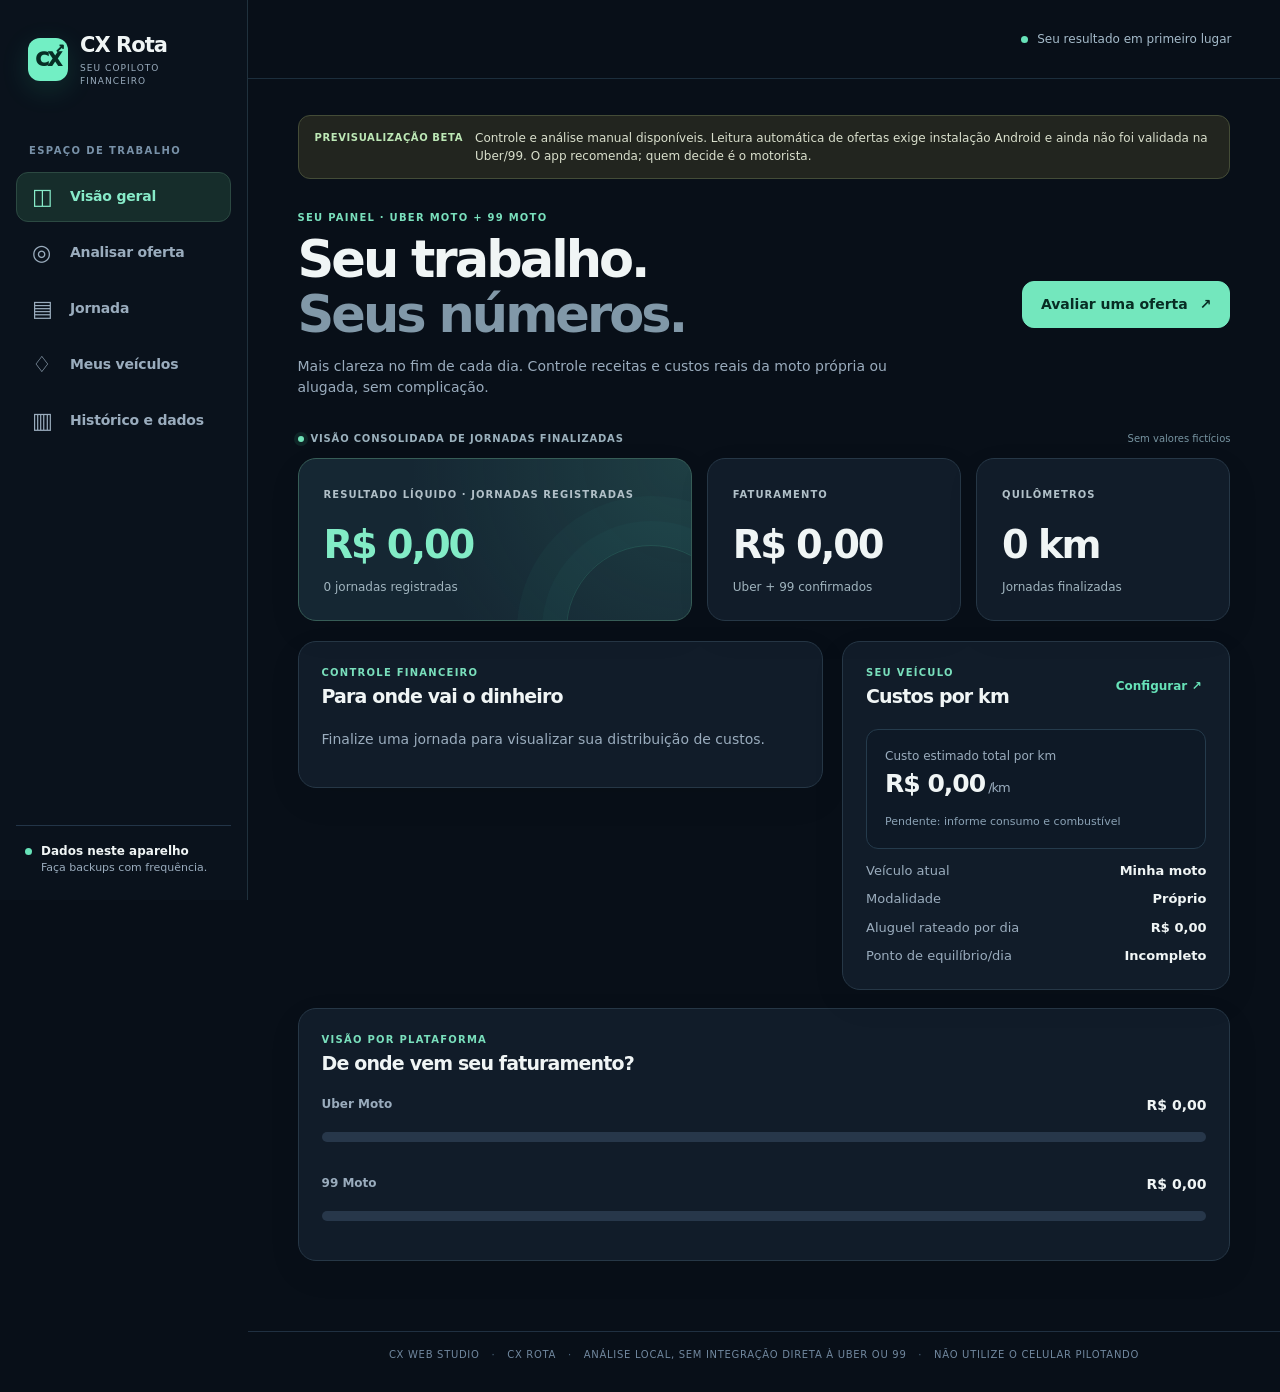
<file: web/app.html>
<!doctype html>
<html lang="pt-BR"><head><meta charset="utf-8"><meta name="viewport" content="width=device-width, initial-scale=1, viewport-fit=cover"><meta name="theme-color" content="#0b1320"><meta name="description" content="CX Rota — análise de ofertas e gestão de rentabilidade para Uber Moto e 99 Moto, com motos próprias e alugadas."><link rel="manifest" href="manifest.webmanifest"><link rel="icon" href="icon.svg" type="image/svg+xml"><title>CX Rota — Controle inteligente</title><link rel="stylesheet" href="style.css"></head>
<body>
<div class="shell">
  <aside class="sidebar">
    <div class="identity"><div class="brandmark">CX<span>↗</span></div><div><strong>CX Rota</strong><small>SEU COPILOTO FINANCEIRO</small></div></div>
    <div class="side-caption">ESPAÇO DE TRABALHO</div>
    <nav class="nav" aria-label="Navegação principal">
      <button class="nav-btn active" data-page="dashboard"><span>◫</span> Visão geral</button>
      <button class="nav-btn" data-page="offers"><span>◎</span> Analisar oferta</button>
      <button class="nav-btn" data-page="sessions"><span>▤</span> Jornada</button>
      <button class="nav-btn" data-page="vehicles"><span>♢</span> Meus veículos</button>
      <button class="nav-btn" data-page="reports"><span>▥</span> Histórico e dados</button>
    </nav>
    <div class="side-footer"><div class="privacy-dot"></div><div><b>Dados neste aparelho</b><small>Faça backups com frequência.</small></div></div>
  </aside>
  <main class="main">
    <header class="topbar"><div class="mobile-brand"><div class="brandmark sm">CX<span>↗</span></div><b>CX Rota</b></div><div class="topbar-status"><span class="green-dot"></span> Seu resultado em primeiro lugar</div><button class="install-btn" id="installBtn" hidden>Instalar</button></header>
    <div class="content">
      <div class="demo-warning" role="note"><b>PREVISUALIZAÇÃO BETA</b><span>Controle e análise manual disponíveis. Leitura automática de ofertas exige instalação Android e ainda não foi validada na Uber/99. O app recomenda; quem decide é o motorista.</span></div>
      <section id="dashboard" class="page active" aria-label="Visão geral">
        <div class="page-intro"><div><div class="eyebrow">SEU PAINEL · UBER MOTO + 99 MOTO</div><h1>Seu trabalho.<br><span class="soft-label">Seus números.</span></h1><p>Mais clareza no fim de cada dia. Controle receitas e custos reais da moto própria ou alugada, sem complicação.</p></div><button class="button primary" data-goto="offers">Avaliar uma oferta <span>↗</span></button></div>
        <div class="overview-kicker"><span class="pulse"></span> VISÃO CONSOLIDADA DE JORNADAS FINALIZADAS <span class="overview-kicker-side">Sem valores fictícios</span></div><div class="metrics-grid"><div class="metric wide"><small>RESULTADO LÍQUIDO · JORNADAS REGISTRADAS</small><div class="metric-number" id="metricNet">R$ 0,00</div><div class="metric-foot" id="metricSessions">Nenhuma jornada finalizada</div><div class="metric-decoration"></div></div><div class="metric"><small>FATURAMENTO</small><div class="metric-number" id="metricGross">R$ 0,00</div><div class="metric-foot">Uber + 99 confirmados</div></div><div class="metric"><small>QUILÔMETROS</small><div class="metric-number" id="metricKm">0 km</div><div class="metric-foot">Jornadas finalizadas</div></div></div>
        <div class="two-col"><article class="panel"><div class="panel-head"><div><div class="eyebrow">CONTROLE FINANCEIRO</div><h2>Para onde vai o dinheiro</h2></div></div><div class="breakdown" id="breakdown"><p class="muted">Finalize uma jornada para visualizar sua distribuição de custos.</p></div></article><article class="panel"><div class="panel-head"><div><div class="eyebrow">SEU VEÍCULO</div><h2>Custos por km</h2></div><button class="text-button" data-goto="vehicles">Configurar ↗</button></div><div id="vehicleSummary" class="vehicle-summary"></div></article></div>
        <article class="panel compact"><div class="panel-head"><div><div class="eyebrow">VISÃO POR PLATAFORMA</div><h2>De onde vem seu faturamento?</h2></div></div><div class="platform-bars" id="platformBars"></div></article>
      </section>
      <section id="offers" class="page" aria-label="Analisar oferta"><div class="page-intro"><div><div class="eyebrow">AVALIAÇÃO INSTANTÂNEA</div><h1>Vale a corrida<span class="accent-dot">?</span></h1><p>Compare valor, quilômetros, tempo e custos reais antes de decidir.</p></div></div><div class="two-col details"><article class="panel"><div class="panel-head"><h2>Nova oferta</h2><span class="label-muted">SIMULADOR MANUAL</span></div><div class="segmented" role="group" aria-label="Plataforma"><button id="offerUber" class="selected" type="button">Uber Moto</button><button id="offer99" type="button">99 Moto</button></div><form id="offerForm"><div class="form-grid"><label>Valor oferecido (R$)<input id="offerFare" inputmode="decimal" placeholder="Ex.: 14,50" required></label><label>Distância total (km)<input id="offerKm" inputmode="decimal" placeholder="Ex.: 5,2" required></label><label>Tempo total (min)<input id="offerMinutes" inputmode="decimal" placeholder="Ex.: 14" required></label></div><label class="checkline"><input id="offerPickup" type="checkbox"> Distância e tempo incluem o trajeto até o embarque</label><button class="button primary full" type="submit">Calcular rentabilidade ↗</button></form><p class="hint">Se a distância até o passageiro não estiver incluída, a recomendação será “Conferir”. Use o valor que o aplicativo oferece ao motorista, evitando descontar taxas da plataforma duas vezes.</p></article><article class="panel"><div class="panel-head"><h2>Diagnóstico da oferta</h2><span class="label-muted">COM SUAS METAS</span></div><div id="offerResult" class="analysis-result idle"><div class="result-symbol">◎</div><h3>Aguardando oferta</h3><p>Preencha os dados ao lado para ver a análise detalhada.</p></div></article></div></section>
      <section id="sessions" class="page" aria-label="Minha jornada"><div class="page-intro"><div><div class="eyebrow">SEU EXPEDIENTE</div><h1>Fechamento de jornada<span class="accent-dot">.</span></h1><p>Separe corridas aceitas de ganhos efetivamente recebidos. Registre o resultado de cada dia.</p></div></div><div class="two-col details"><article class="panel"><div class="panel-head"><h2>Registrar jornada</h2><span class="label-muted">DADOS CONFIRMADOS</span></div><form id="sessionForm"><div class="form-grid"><label>Data<input type="date" id="sessionDate" required></label><label>Odômetro inicial<input id="sessionStart" inputmode="decimal" placeholder="Ex.: 35179" required></label><label>Odômetro final<input id="sessionEnd" inputmode="decimal" placeholder="Ex.: 35215" required></label><label>Horas trabalhadas<input id="sessionHours" inputmode="decimal" placeholder="Ex.: 4,5"></label><label>Recebido na Uber (R$)<input id="sessionUber" inputmode="decimal" placeholder="Ex.: 85,00"></label><label>Recebido na 99 (R$)<input id="session99" inputmode="decimal" placeholder="Ex.: 72,00"></label><label>Combustível pago (R$)<input id="sessionFuel" inputmode="decimal" placeholder="Informativo"></label><label>Extras do dia (R$)<input id="sessionExtras" inputmode="decimal" placeholder="Pedágio, estacionamento..."></label></div><label>Observações (opcional)<textarea id="sessionNotes" rows="2" maxlength="200" placeholder="Anotações da jornada"></textarea></label><p class="hint">Combustível pago é movimento de caixa. O custo de uso é estimado por consumo × km rodados, para não descontar duas vezes o abastecimento.</p><button class="button primary full" type="submit">Salvar fechamento da jornada ↗</button></form></article><article class="panel"><div class="panel-head"><h2>Projeção do fechamento</h2><span class="label-muted">ATUALIZA EM TEMPO REAL</span></div><div id="sessionPreview" class="analysis-result idle"><h3>Preencha a jornada</h3><p>O resultado estimado aparecerá aqui.</p></div><div class="subpanel"><h3>Antes de registrar</h3><p>Confira se o odômetro final é maior ou igual ao inicial. O aluguel é descontado uma vez por dia trabalhado, não em cada oferta.</p></div></article></div></section>
      <section id="vehicles" class="page" aria-label="Configuração de veículo"><div class="page-intro"><div><div class="eyebrow">PERFIL DE CUSTOS</div><h1>Moto própria ou alugada<span class="accent-dot">.</span></h1><p>Configure quanto sua moto realmente custa para trabalhar. Cada veículo tem sua própria ficha.</p></div></div><div class="two-col details"><article class="panel"><div class="panel-head"><h2>Veículo ativo</h2><span class="label-muted">CONFIGURAÇÃO</span></div><label>Selecionar veículo<select id="vehicleSelect"></select></label><div class="button-row"><button id="newVehicle" class="button subtle" type="button">+ Adicionar veículo</button><button id="deleteVehicle" class="button ghost-danger" type="button">Excluir veículo</button></div><form id="vehicleForm"><label>Apelido da moto<input id="vehicleName" maxlength="45" required placeholder="Ex.: Minha moto de trabalho"></label><div class="segmented" role="group" aria-label="Tipo de posse"><button id="typeOwn" type="button">Moto própria</button><button id="typeRent" type="button">Moto alugada</button></div><div id="rentFields"><div class="form-grid"><label>Valor do aluguel (R$)<input id="rentValue" inputmode="decimal"></label><label>Período do aluguel<select id="rentPeriod"><option value="daily">Por dia</option><option value="weekly">Por semana</option><option value="monthly">Por mês</option></select></label><label>Dias trabalhados por semana<input id="daysWeek" type="number" min="1" max="7"></label><label>Dias trabalhados por mês<input id="daysMonth" type="number" min="1" max="31"></label></div></div><div class="form-grid"><label>Combustível (R$/litro)<input id="fuelPrice" inputmode="decimal" placeholder="Preço no posto"></label><label>Consumo médio (km/l)<input id="kmPerLiter" inputmode="decimal" placeholder="Consumo da moto"></label><label>Manutenção (R$/km)<input id="maintPerKm" inputmode="decimal" placeholder="Reserva por km"></label><label>Outros fixos (R$/dia)<input id="otherDaily" inputmode="decimal" placeholder="Ex.: financiamento rateado"></label><label>Meta de km por dia<input id="plannedDailyKm" inputmode="decimal" placeholder="Ex.: 150"></label></div><div class="divider"></div><h3>Minhas metas de aceitação</h3><div class="form-grid"><label>Mínimo desejado (R$/km)<input id="goalKm" inputmode="decimal" required></label><label>Mínimo desejado (R$/hora)<input id="goalHour" inputmode="decimal" required></label></div><button class="button primary full" type="submit">Salvar veículo e metas ↗</button></form></article><article class="panel"><div class="panel-head"><h2>Raio-X dos custos</h2><span class="label-muted">PROJEÇÃO</span></div><div id="costPreview" class="cost-preview"></div><div class="subpanel"><b>Importante para motos alugadas</b><p>Aluguel semanal e mensal são divididos pelos dias planejados de trabalho, para estimar a meta por dia. Mesmo em um dia sem corrida, a locação continua sendo obrigação financeira — acompanhe o calendário do contrato.</p></div></article></div></section>
      <section id="reports" class="page" aria-label="Histórico e dados"><div class="page-intro"><div><div class="eyebrow">REGISTROS E PRIVACIDADE</div><h1>Seu histórico<span class="accent-dot">.</span></h1><p>Analise resultados anteriores, exporte dados e preserve uma cópia de segurança.</p></div></div><div class="panel"><div class="panel-head"><h2>Jornadas registradas</h2><button id="exportSessions" class="text-button">Exportar CSV ↗</button></div><div id="sessionHistory"></div></div><div class="panel"><div class="panel-head"><h2>Ofertas avaliadas</h2><button id="exportOffers" class="text-button">Exportar CSV ↗</button></div><div id="offerHistory"></div></div><div class="panel"><div class="panel-head"><h2>Proteção dos seus dados</h2></div><p class="muted">O CX Rota não tem login ou sincronização em nuvem nesta versão. Não temos acesso aos seus registros: eles permanecem neste navegador. Faça uma cópia JSON antes de trocar de aparelho ou apagar os dados do navegador.</p><div class="button-row"><button class="button subtle" id="exportBackup">Baixar backup JSON</button><label class="button subtle file-button">Restaurar backup JSON<input id="importBackup" type="file" accept="application/json,.json" hidden></label><button class="button ghost-danger" id="wipeData">Apagar dados locais</button></div></div></section>
    </div>
    <footer class="footer">CX WEB STUDIO <span>·</span> CX ROTA <span>·</span> ANÁLISE LOCAL, SEM INTEGRAÇÃO DIRETA À UBER OU 99 <span>·</span> NÃO UTILIZE O CELULAR PILOTANDO</footer>
  </main>
  <nav class="mobile-nav" aria-label="Navegação mobile"><button data-page="dashboard" class="active"><span>◫</span><small>Início</small></button><button data-page="offers"><span>◎</span><small>Ofertas</small></button><button data-page="sessions"><span>▤</span><small>Jornada</small></button><button data-page="vehicles"><span>♢</span><small>Moto</small></button><button data-page="reports"><span>▥</span><small>Histórico</small></button></nav>
  <div id="toast" class="toast" role="status" aria-live="polite"></div>
</div><script src="core.js"></script><script src="app.js" defer></script></body></html>
</file>
<file: web/landing.css>
:root{color-scheme:dark;--bg:#09131b;--ink:#eef5f3;--muted:#9aabb8;--mint:#75e8bc;--line:#2b3d48;font:15px/1.6 ui-sans-serif,system-ui,-apple-system,BlinkMacSystemFont,"Segoe UI",sans-serif}
*{box-sizing:border-box}html{scroll-behavior:smooth}body{margin:0;background:var(--bg);color:var(--ink);-webkit-font-smoothing:antialiased}a{color:inherit;text-decoration:none}p,h1,h2,h3{margin-top:0}button{font:inherit} .header{height:89px;display:flex;justify-content:space-between;align-items:center;padding:0 max(6vw,22px);border-bottom:1px solid #22333e;background:#0a131c;position:relative;z-index:3}.logo{display:flex;align-items:center;gap:12px}.symbol{display:grid;place-items:center;width:42px;height:42px;border-radius:12px;color:#083225;background:var(--mint);font-weight:950;letter-spacing:-.08em;font-size:16px}.wordmark{font-weight:800;letter-spacing:-.035em;font-size:19px;line-height:1.1}.wordmark small{display:block;margin-top:6px;color:#8fa3b0;font-size:9px;letter-spacing:.09em;font-weight:700}.header-nav{display:flex;align-items:center;gap:31px;color:#adbdc6;font-size:12px;font-weight:700}.header-nav a:hover{color:var(--mint)}.header-cta{background:#243b3a;border:1px solid #42625b;border-radius:9px;padding:10px 14px;color:#c4f7e2!important}.header-cta span{padding-left:14px}
.hero{padding:86px max(6vw,22px) 95px;min-height:680px;max-width:1500px;margin:auto;display:grid;grid-template-columns:1.06fr .94fr;gap:55px;align-items:center;position:relative}.micro,.micro-label{font-size:10px;font-weight:850;letter-spacing:.155em;color:#85e4c0}.micro{display:inline-flex;gap:11px;align-items:center;border:1px solid #36574f;background:#142824;padding:8px 13px;border-radius:99px}.indicator{width:7px;height:7px;border-radius:50%;background:var(--mint)}h1{font-size:clamp(44px,5.6vw,78px);line-height:1.02;letter-spacing:-.071em;font-weight:820;margin:28px 0 26px}em{font-style:normal;color:#82e9bf}.hero-copy>p{font-size:17px;line-height:1.75;max-width:565px;color:#aec0c8}.buttons{display:flex;gap:12px;flex-wrap:wrap;margin-top:34px}.btn{display:inline-flex;justify-content:center;align-items:center;gap:25px;border-radius:11px;padding:14px 19px;min-height:49px;font-size:13px;font-weight:850;border:1px solid #40515b;white-space:normal;text-align:center;transition:transform .15s,filter .15s}.btn:hover:not(:disabled){transform:translateY(-2px)}.primary{background:#7debc2;color:#062f24;border-color:#7debc2}.secondary{background:#17232f;color:#dae9ee}.hero-caption{display:flex;flex-wrap:wrap;gap:14px;margin-top:48px}.chip{font-size:11px;color:#8ca2b1}.chip b{color:#76e1b7;border:1px solid #3b5e53;border-radius:5px;padding:3px 5px;margin-right:6px;font-size:10px}.device-area{min-height:535px;display:grid;place-items:center;position:relative;isolation:isolate}.glow{position:absolute;width:380px;height:440px;background:radial-gradient(ellipse,rgba(68,171,129,.19),transparent 72%);z-index:-1}.device{width:285px;min-height:555px;border:8px solid #283743;box-shadow:0 37px 60px #0008,inset 0 0 0 2px #4b606b;background:#0a121b;border-radius:37px;transform:rotate(6deg);position:relative;padding:7px}.speaker{position:absolute;width:76px;height:15px;border-radius:0 0 12px 12px;background:#283743;left:50%;top:0;transform:translateX(-50%);z-index:1}.screen{background:#111d28;border:1px solid #375065;border-radius:25px;padding:33px 16px 22px;height:100%;min-height:525px;position:relative}.screen-top{display:flex;justify-content:space-between;align-items:center;font-size:8px;color:#83a1af;letter-spacing:.08em}.screen-brand{color:#75e7bf;font-size:17px;font-weight:900;letter-spacing:-.05em}.screen-brand b{color:white}.screen-label{margin:47px 0 8px;font-size:9px;color:#aac1c9;font-weight:800;letter-spacing:.06em}.fare{font-size:42px;font-weight:820;letter-spacing:-.06em;margin:0 0 22px;font-variant-numeric:tabular-nums}.screen-grid{display:grid;grid-template-columns:1fr 1fr;gap:8px}.screen-grid>div{border:1px solid #2c3f4e;background:#172836;border-radius:11px;padding:10px}.screen-grid small{display:block;color:#93acb8;font-size:9px}.screen-grid b{display:block;font-size:15px;margin-top:3px}.decision{display:flex;align-items:center;gap:12px;margin-top:19px;background:#153b31;border:1px solid #397560;border-radius:13px;padding:13px}.decision>span{width:33px;height:33px;border-radius:50%;background:#5ce2ae;color:#092f26;display:grid;place-items:center;font-size:23px;font-weight:800}.decision small{display:block;font-size:8px;color:#a5e5c8;letter-spacing:.1em}.decision strong{display:block;font-size:19px;color:#a0f5d0;letter-spacing:-.04em}.decision p{font-size:8px;color:#a9c7bc;margin:0}.screen-note{font-size:9px;color:#88a1ad;line-height:1.4;margin-top:19px}.homebar{width:91px;height:4px;background:#5b7280;border-radius:100px;position:absolute;bottom:11px;left:50%;transform:translateX(-50%)}.float-card{position:absolute;bottom:28px;right:-8px;max-width:230px;background:#192a36;border:1px solid #365365;padding:19px;border-radius:13px;box-shadow:0 13px 38px #0009;transform:rotate(-2deg)}.float-card span,.float-card strong,.float-card small{display:block}.tiny-mark{font-size:9px;font-weight:850;color:#82e8c3;letter-spacing:.14em}.float-card strong{font-size:16px;letter-spacing:-.03em;margin:7px 0}.float-card small{font-size:11px;color:#a4b8c0}.trust-strip{padding:28px max(6vw,22px);border-top:1px solid #243844;border-bottom:1px solid #243844;display:flex;justify-content:space-between;align-items:center;background:#101c26;gap:24px}.trust-strip strong{display:block;font-size:14px}.trust-strip div span{display:block;font-size:11px;color:#93a8b4;margin-top:4px}.trust-detail{font-size:12px;font-weight:850;letter-spacing:.1em;color:#c7d9de}.trust-detail span{color:#71e8b9;margin:0 9px}
.section{padding:105px max(6vw,22px);max-width:1450px;margin:auto}.section-heading{max-width:670px;margin-bottom:44px}.section-heading h2,.spotlight h2,.bottom h2{font-size:clamp(34px,4.2vw,55px);line-height:1.14;letter-spacing:-.065em;margin:18px 0;font-weight:790}.section-heading p{max-width:600px;color:#a2b7c1;font-size:15px}.benefits{display:grid;grid-template-columns:repeat(3,1fr);gap:17px}.benefit{background:#111e2a;border:1px solid #283e4c;border-radius:19px;padding:28px;min-height:310px;display:flex;flex-direction:column}.benefit-num{font-size:9px;letter-spacing:.17em;color:#93aabb;font-weight:800}.benefit-icon{font-size:42px;margin:23px 0 15px;color:#79eabd;line-height:1}.benefit h3{font-size:21px;letter-spacing:-.05em;margin:0 0 10px}.benefit p{color:#a2b5c1;font-size:13px;flex:1}.availability{margin-top:12px;font-size:11px;font-weight:800}.availability.live{color:#7de8bc}.availability.planned{color:#dec794}.spotlight{margin:12px max(6vw,22px);border:1px solid #365e51;border-radius:25px;padding:56px max(4vw,24px);background:radial-gradient(circle at 85% 40%,rgba(93,220,167,.12),transparent 54%),#142720;display:flex;gap:35px;justify-content:space-between;align-items:center}.spotlight div{max-width:680px}.spotlight p{color:#b4cbc1;margin-bottom:0}.spotlight .btn{flex:0 0 auto}.price-section{padding-top:110px}.section-heading.center{text-align:center;margin:0 auto 42px}.plans{display:grid;grid-template-columns:repeat(3,1fr);gap:17px}.plan{background:#101c28;border:1px solid #293d4d;border-radius:21px;padding:28px;display:flex;flex-direction:column}.plan.featured{background:radial-gradient(circle at right top,#204b3d63,transparent 55%),#14282a;border-color:#45846b;box-shadow:0 0 0 1px #375d54}.plan-label{color:#8be8c4;font-size:9px;letter-spacing:.15em;font-weight:850}.plan h3{font-size:20px;letter-spacing:-.05em;margin:15px 0 10px}.price{font-size:32px;font-weight:820;letter-spacing:-.06em;margin:4px 0}.price small{color:#a5b9c2;font-size:13px;letter-spacing:0}.plan>p{font-size:12px;color:#a2b5c1}.plan ul{padding:16px 0 5px;list-style:none;margin:0;flex:1}.plan li{padding:10px 0 10px 26px;color:#cedee2;font-size:12px;position:relative;border-bottom:1px solid #2c3d48}.plan li:before{content:'✓';position:absolute;left:0;color:#82e9bc}.plan .btn{margin-top:25px}.disabled-btn{background:#253945;border-color:#354d58;color:#96aab4;opacity:.9;cursor:not-allowed}.footnote{font-size:10px!important;color:#8da0ad!important;margin-top:11px}.bottom{text-align:center;padding:90px 22px 105px;border-top:1px solid #263d48;background:#0d1a23}.bottom h2{max-width:730px;margin:18px auto}.bottom p{color:#9eb4c0}.bottom .btn{margin-top:15px}footer{border-top:1px solid #2a3e4a;padding:35px max(6vw,22px);display:flex;align-items:center;gap:30px;justify-content:space-between}footer p{font-size:11px;color:#90a5b1;max-width:520px;margin:0}footer>span{font-size:11px;color:#90a5b1}
@media(max-width:970px){.hero{grid-template-columns:1fr .9fr;gap:12px}.device{transform:scale(.89) rotate(6deg)}.float-card{right:-15px}.benefits,.plans{gap:11px}.benefit,.plan{padding:23px}}@media(max-width:740px){.header{height:72px}.header-nav{gap:14px}.header-nav>a:not(.header-cta){display:none}.hero{grid-template-columns:1fr;padding-top:54px;padding-bottom:42px;gap:12px}.hero-copy{text-align:left}.hero-copy>p{font-size:15px}.hero-caption{margin-top:31px}.device-area{min-height:490px;overflow:hidden}.device{transform:scale(.82) rotate(5deg)}.float-card{bottom:28px;right:5vw}.trust-strip{display:block}.trust-detail{display:block;margin-top:14px}.section{padding-top:72px;padding-bottom:72px}.benefits,.plans{grid-template-columns:1fr}.benefit{min-height:unset}.spotlight{flex-direction:column;align-items:start;padding:35px 25px}.spotlight .btn{flex:auto}.price-section{padding-top:72px}.bottom{padding-top:75px;padding-bottom:75px}footer{flex-wrap:wrap;gap:15px}}
@media(max-width:390px){h1{font-size:43px}.buttons{display:grid}.btn{width:100%}.device-area{min-height:440px}.device{transform:scale(.74) rotate(5deg)}.float-card{right:0;bottom:10px}}
</file>
<file: web/style.css>
:root{color-scheme:dark;--bg:#0b1320;--panel:#121e2d;--panel2:#172639;--line:#26384b;--muted:#92a4b5;--text:#eaf1f5;--mint:#36d9ac;--mintdark:#0d352f;--red:#f78b92;--yellow:#e9c47e;--shadow:0 12px 32px #030b140d;font:14px/1.5 Inter,ui-sans-serif,system-ui,-apple-system,BlinkMacSystemFont,"Segoe UI",sans-serif}*{box-sizing:border-box}html{scroll-behavior:smooth}body{margin:0;background:var(--bg);color:var(--text)}button,input,select,textarea{font:inherit}button{cursor:pointer}a{color:inherit}h1,h2,h3,p{margin-top:0}h1{font-size:clamp(29px,4vw,44px);letter-spacing:-.055em;line-height:1.13;font-weight:800;margin:8px 0 14px}h2{font-size:19px;letter-spacing:-.045em;line-height:1.2;margin:0}h3{font-size:15px;letter-spacing:-.02em}.accent-dot{color:var(--mint)}.muted{color:var(--muted)}small{font-size:12px}.shell{display:flex;min-height:100dvh}.sidebar{width:248px;flex:0 0 248px;border-right:1px solid #1d2d3d;display:flex;flex-direction:column;padding:30px 16px 20px;background:#0b1421;position:sticky;top:0;height:100dvh}.identity{display:flex;align-items:center;gap:12px;margin:0 12px 45px}.brandmark{background:#36d9ac;color:#06271f;width:43px;height:43px;border-radius:13px;display:grid;place-items:center;font-weight:950;font-size:19px;letter-spacing:-.08em;position:relative}.brandmark span{font-size:12px;position:absolute;right:5px;top:2px}.identity strong{font-size:21px;letter-spacing:-.04em;display:block}.identity small{display:block;color:var(--muted);font-size:9px;letter-spacing:.12em}.side-caption{margin:0 13px 14px;color:#7891a8;letter-spacing:.14em;font-size:10px;font-weight:800}.nav{display:grid;gap:6px}.nav-btn{display:flex;align-items:center;gap:13px;border:0;text-align:left;background:none;color:var(--muted);font-weight:650;padding:13px 15px;border-radius:12px}.nav-btn span{font-size:22px;width:25px;line-height:1;font-weight:400}.nav-btn:hover,.nav-btn.active{background:#1a302e;color:var(--mint)}.side-footer{margin-top:auto;padding:16px 9px 4px;display:flex;gap:9px;border-top:1px solid #233548}.side-footer b{font-size:12px;display:block}.side-footer small{color:var(--muted);font-size:11px;display:block}.privacy-dot,.green-dot{display:inline-block;background:var(--mint);border-radius:50%;width:7px;height:7px;flex:0 0 auto;margin-top:6px}.main{flex:1;min-width:0}.topbar{height:79px;border-bottom:1px solid #1d2d3d;display:flex;align-items:center;justify-content:flex-end;padding:0 4.7%;gap:20px}.mobile-brand{display:none;align-items:center;gap:11px}.mobile-brand b{font-size:18px}.brandmark.sm{width:34px;height:34px;font-size:16px;border-radius:10px}.brandmark.sm span{font-size:9px}.topbar-status{display:flex;align-items:center;gap:9px;color:#a5bbca;font-size:12px}.topbar-status .green-dot{margin-top:0}.install-btn{background:var(--mintdark);border:1px solid #2a7163;color:var(--mint);padding:7px 12px;border-radius:9px;font-weight:700}.content{max-width:1310px;margin:auto;padding:33px 4.8% 70px}.demo-warning{padding:11px 15px;margin-bottom:31px;border:1px solid #48432e;background:#272619;color:#e1d3a4;border-radius:12px;display:flex;gap:12px;align-items:flex-start;font-size:12px}.demo-warning b{font-size:10px;white-space:nowrap;letter-spacing:.06em;color:#f1d587;margin-top:1px}.page{display:none;animation:arrive .18s ease-out}.page.active{display:block}@keyframes arrive{from{opacity:.6;transform:translateY(4px)}to{opacity:1;transform:translateY(0)}}.page-intro{display:flex;justify-content:space-between;align-items:center;gap:20px;margin-bottom:29px}.page-intro p{color:var(--muted);max-width:610px;margin:0;font-size:14px}.eyebrow{font-size:10px;font-weight:800;letter-spacing:.14em;color:var(--mint)}.button{border:1px solid #315064;background:#25374b;color:#eff9ff;padding:12px 18px;font-weight:800;border-radius:11px;display:inline-flex;align-items:center;justify-content:center;gap:12px;white-space:normal}.button.primary{background:var(--mint);border-color:var(--mint);color:#05281f}.button.primary:hover{background:#56e9bf}.button.subtle{background:#1b2b3e}.button.ghost-danger{color:#ffb3b8;background:#372731;border-color:#603a45}.button.full{width:100%;margin-top:17px}.button-row{display:flex;gap:9px;flex-wrap:wrap;margin:14px 0}.text-button{border:0;background:none;color:var(--mint);font-size:12px;font-weight:750;padding:5px}.metrics-grid{display:grid;grid-template-columns:1.55fr 1fr 1fr;gap:15px;margin-bottom:20px}.metric{background:var(--panel);border:1px solid var(--line);padding:24px 25px;border-radius:17px;min-height:146px;position:relative;overflow:hidden}.metric.wide{background:radial-gradient(circle at 85% 0,#2355487a,transparent 70%),#152738}.metric small{color:var(--muted);font-size:10px;letter-spacing:.075em;font-weight:800}.metric-number{font-size:clamp(24px,2.8vw,36px);font-weight:850;letter-spacing:-.05em;margin:12px 0 4px;font-variant-numeric:tabular-nums}.metric-foot{color:#97b2c1;font-size:12px}.metric-decoration{position:absolute;width:170px;height:170px;border:1px solid #53d6af29;border-radius:50%;right:-45px;bottom:-95px;box-shadow:0 0 0 24px #53d6af08,0 0 0 49px #53d6af08}.two-col{display:grid;grid-template-columns:1.15fr .85fr;gap:19px;align-items:start}.two-col.details{grid-template-columns:1fr .9fr}.panel{background:var(--panel);border:1px solid var(--line);border-radius:17px;padding:23px;margin-bottom:18px;box-shadow:var(--shadow)}.panel.compact{margin-bottom:0}.panel-head{display:flex;align-items:center;justify-content:space-between;gap:12px;margin-bottom:22px}.panel-head .eyebrow{margin-bottom:5px}.label-muted{color:var(--muted);font-size:9px;font-weight:800;letter-spacing:.1em}.divider{height:1px;background:#2b3d50;margin:19px 0}.vehicle-summary{display:grid;gap:12px}.cost-kpi{background:#0e1a28;border:1px solid #253b4c;border-radius:12px;padding:17px 18px}.cost-kpi small{color:var(--muted);display:block}.cost-kpi strong{font-size:25px;letter-spacing:-.04em;font-variant-numeric:tabular-nums}.vehicle-details{display:grid;gap:9px}.itemline{display:flex;justify-content:space-between;align-items:center;gap:12px;font-size:13px}.itemline span{color:var(--muted)}.itemline b{font-variant-numeric:tabular-nums}.bar-wrap{height:10px;border-radius:99px;background:#27374a;overflow:hidden;display:flex;margin:16px 0}.bar-fill{background:var(--mint);height:100%;transition:width .3s}.bar-fill.ninety{background:#87a0f5}.breakdown{display:grid;gap:10px}.breakdown-line{display:grid;grid-template-columns:110px 1fr 94px;align-items:center;gap:12px;font-size:12px}.breakdown-line label{color:var(--muted)}.breakdown-line .track{height:7px;border-radius:99px;background:#27374a;overflow:hidden}.breakdown-line .fill{height:100%;background:var(--mint);border-radius:99px}.breakdown-line strong{text-align:right;font-size:12px}.platform-bars{display:grid;gap:16px}.platform-summary{display:flex;justify-content:space-between}.platform-summary small{color:var(--muted);font-weight:700}.form-grid{display:grid;grid-template-columns:repeat(2,minmax(0,1fr));gap:13px}form label,.panel>label{display:block;color:var(--muted);font-size:12px;font-weight:700;margin:13px 0 0}form label input,form label select,form label textarea,.panel>label select{display:block;width:100%;margin-top:7px;background:#0b1827;color:#edf4fa;border:1px solid #34485d;padding:12px 13px;border-radius:10px;outline:none;min-height:45px;min-width:0}input:focus-visible,select:focus-visible,textarea:focus-visible,button:focus-visible{outline:2px solid var(--mint);outline-offset:2px}select{appearance:auto}.segmented{display:flex;gap:8px;padding:5px;border-radius:13px;border:1px solid #2e4355;background:#0c1826;margin:12px 0 21px}.segmented button{border:0;background:transparent;color:#aebdcd;padding:10px 14px;flex:1;border-radius:9px;font-weight:750}.segmented button.selected{color:var(--mint);background:#1b3d38}.checkline{display:flex;gap:10px;align-items:start!important;margin-top:18px!important;color:#d4e5eb!important}.checkline input{margin:3px 0!important;width:16px!important;min-height:auto!important;accent-color:var(--mint)}.hint{font-size:11px;color:#8ba2b5;margin:12px 0 0}.analysis-result{min-height:260px;border:1px solid #365065;border-radius:15px;background:radial-gradient(circle at right top,#183b3c78,transparent 65%),#0c1927;padding:24px;display:flex;flex-direction:column;justify-content:center}.analysis-result.idle{text-align:center;align-items:center;color:var(--muted)}.analysis-result h3{font-size:25px;margin:5px 0}.analysis-result p{font-size:13px;color:var(--muted);line-height:1.6;max-width:360px;margin:6px 0}.result-symbol{font-size:43px;color:var(--mint);line-height:1.2}.analysis-result.accept{border-color:#2f9c78}.analysis-result.decline{border-color:#a0515b}.analysis-result.review{border-color:#9c7d42}.analysis-result .decision{font-size:34px;font-weight:900;letter-spacing:-.05em}.analysis-result.accept .decision{color:var(--mint)}.analysis-result.decline .decision{color:var(--red)}.analysis-result.review .decision{color:var(--yellow)}.result-metrics{display:grid;grid-template-columns:1fr 1fr;gap:10px;margin:19px 0}.result-metrics>div{padding:12px;background:#142639;border-radius:10px}.result-metrics small{color:var(--muted);display:block}.result-metrics strong{font-size:19px}.subpanel{margin-top:20px;padding:18px;background:#192b3c;border:1px solid #2e4355;border-radius:13px}.subpanel p{font-size:12px;color:var(--muted);margin:7px 0 0}.cost-preview{display:grid;gap:11px}.cost-big{padding:18px;background:radial-gradient(circle at 90% 20%,#1d665244,transparent 60%),#0f1e2c;border:1px solid #315849;border-radius:12px}.cost-big small{display:block;color:var(--muted)}.cost-big strong{display:block;font-size:31px;margin:6px 0}.notice{color:var(--yellow);font-size:11px}.list-row{padding:14px 0;border-top:1px solid #283c50;display:grid;grid-template-columns:1fr auto;gap:11px;align-items:center}.list-row:first-child{border-top:0}.list-row b{display:block}.list-row small{color:var(--muted);display:block;max-width:100%;overflow-wrap:anywhere}.list-row .amount{text-align:right;font-weight:800}.list-row .amount.negative{color:var(--red)}.list-row .amount.positive{color:var(--mint)}.list-row button{border:0;color:#dca3a7;background:transparent;font-size:11px;padding:6px}.empty{border:1px dashed #365064;border-radius:12px;padding:29px;text-align:center;color:var(--muted);font-size:13px}.file-button{cursor:pointer}.footer{padding:15px 4.8% 30px;text-align:center;border-top:1px solid #203041;color:#71889f;font-size:10px;letter-spacing:.07em}.footer span{padding:0 8px;color:#4e687f}.mobile-nav{display:none}.toast{position:fixed;right:24px;bottom:25px;z-index:100;background:#223949;color:white;border:1px solid #44715e;border-radius:12px;padding:13px 20px;box-shadow:0 12px 44px #0008;opacity:0;transform:translateY(14px);pointer-events:none;transition:.2s;max-width:400px}.toast.visible{opacity:1;transform:none}
@media(max-width:1140px){.sidebar{width:210px;flex-basis:210px}.metrics-grid{grid-template-columns:1.2fr 1fr 1fr}.content{padding:28px 3% 65px}.panel{padding:19px}.metric{padding:21px}.two-col{gap:13px}}@media(max-width:870px){.sidebar{display:none}.topbar{justify-content:space-between;padding:0 21px;height:66px}.mobile-brand{display:flex}.topbar-status{margin-left:auto}.content{padding:20px 17px 92px}.page-intro{align-items:start}.metrics-grid{grid-template-columns:repeat(2,minmax(0,1fr))}.metric.wide{grid-column:span 2}.two-col,.two-col.details{grid-template-columns:1fr}.footer{display:none}.mobile-nav{position:fixed;display:flex;z-index:40;bottom:0;left:0;right:0;background:#101d2b;border-top:1px solid #314254;justify-content:space-around;padding:6px 3px max(7px,env(safe-area-inset-bottom));box-shadow:0 -7px 30px #0005}.mobile-nav button{color:#8fa5b8;background:transparent;border:0;display:flex;flex-direction:column;align-items:center;gap:0;flex:1;min-width:0;padding:4px 0}.mobile-nav button span{font-size:24px;line-height:1.25}.mobile-nav button small{font-size:9px}.mobile-nav button.active{color:var(--mint)}.toast{bottom:84px;left:15px;right:15px;max-width:none}}@media(max-width:500px){.page-intro{display:block}.page-intro .button{margin-top:20px}.page-intro p{font-size:13px}.metric{min-height:120px;padding:17px}.metric small{font-size:9px}.metric-number{font-size:25px}.panel{padding:18px 16px}.form-grid{grid-template-columns:1fr 1fr;gap:11px}.form-grid label{font-size:11px}.form-grid label input{padding:10px;font-size:15px}.demo-warning{display:block}.demo-warning b{display:block;margin-bottom:3px}.topbar-status{display:none}.cost-big strong{font-size:28px}}

.storage-notice{margin-top:9px;padding-top:7px;border-top:1px solid #655e39;color:#f2d69b;font-size:12px}

/* CX Rota Studio · visual system premium 2026 */
:root{--bg:#080f18;--panel:#111c29;--panel2:#182635;--line:#283947;--muted:#9aacbd;--text:#f0f5f5;--mint:#67e2b8;--mintdark:#123e36;--shadow:0 14px 55px rgba(0,0,0,.11)}
body{background:radial-gradient(900px 430px at 58% -30%,rgba(69,132,120,.09),transparent 65%),var(--bg);-webkit-font-smoothing:antialiased}
.sidebar{background:#0a121c;border-right-color:#20313d}
.identity{margin-bottom:54px}
.brandmark{border-radius:12px;background:#72efc4;box-shadow:0 8px 29px #3ae1ad24;color:#072e24}
.identity strong{font-weight:850;letter-spacing:-.045em}
.nav-btn{letter-spacing:-.015em;font-weight:650;border:1px solid transparent;transition:background .15s,color .15s,border-color .15s}
.nav-btn:hover,.nav-btn.active{background:#162d2b;border-color:#2c4942;color:#87ebc9}
.topbar{border-bottom-color:#1c2e3c}
.content{max-width:1390px;padding-top:36px}
.page-intro{margin-bottom:33px}
h1{font-weight:760;font-size:clamp(32px,4vw,51px);letter-spacing:-.058em;line-height:1.07}
h1 .soft-label{font-weight:600;color:#8198a8}
h2{font-weight:750}
.eyebrow{color:#79dfbc;font-size:10px;font-weight:780;letter-spacing:.125em}
.button{border-radius:12px;min-height:44px;transition:transform .13s,background .15s}
.button:active{transform:scale(.985)}
.button.primary{background:#73e7bd;color:#082d24;border-color:#73e7bd}
.button.primary:hover{background:#8df1ce}
.metric,.panel{border-color:#263746;border-radius:18px;background:#111c29;box-shadow:0 12px 35px #02070d10}
.metric{min-height:156px}
.metric.wide{background:radial-gradient(circle at 99% 0%,rgba(86,203,167,.14),transparent 66%),#152733;border-color:#375d57}
.metric small{font-size:10px;color:#b1c0c8;letter-spacing:.105em}
.metric-number{font-size:clamp(26px,3vw,40px);font-weight:750;letter-spacing:-.055em}
.metric.wide .metric-number{color:#82ecc6}
.metric-foot{color:#a0b4be}
.panel-head{margin-bottom:21px}
.cost-kpi,.subpanel,.analysis-result{background:#0e1926}
.analysis-result.accept{background:radial-gradient(circle at right top,rgba(53,189,134,.1),transparent 70%),#101d26}
.analysis-result.review{background:radial-gradient(circle at right top,rgba(194,148,75,.1),transparent 70%),#101d26}
.analysis-result.decline{background:radial-gradient(circle at right top,rgba(194,87,100,.1),transparent 70%),#101d26}
.demo-warning{background:#22251f;border:1px solid #444c37;color:#d9dfcc;border-radius:12px;padding:13px 16px}
.demo-warning b{color:#bde8b6}
.overview-kicker{display:flex;align-items:center;gap:7px;font-size:10px;color:#9bb1bd;letter-spacing:.08em;font-weight:740;margin-bottom:12px}
.overview-kicker-side{margin-left:auto;color:#7794a1;letter-spacing:0;font-size:10px;font-weight:500}
.pulse{width:6px;height:6px;display:inline-block;border-radius:50%;background:#71e3b8;box-shadow:0 0 0 4px #4de4ad18}
.form-grid input,.form-grid select,.form-grid textarea{font-variant-numeric:tabular-nums}
@media(max-width:870px){.content{padding-top:22px}.metric{min-height:130px}.topbar{background:#0a121c}}
@media(max-width:500px){h1{font-size:34px}.metric-number{font-size:27px}.metric.wide .metric-number{font-size:33px}.overview-kicker{font-size:9px}.overview-kicker-side{font-size:9px}.mobile-nav{background:rgba(9,20,29,.96);backdrop-filter:blur(14px)}.page-intro{margin-bottom:24px}}
</file>
